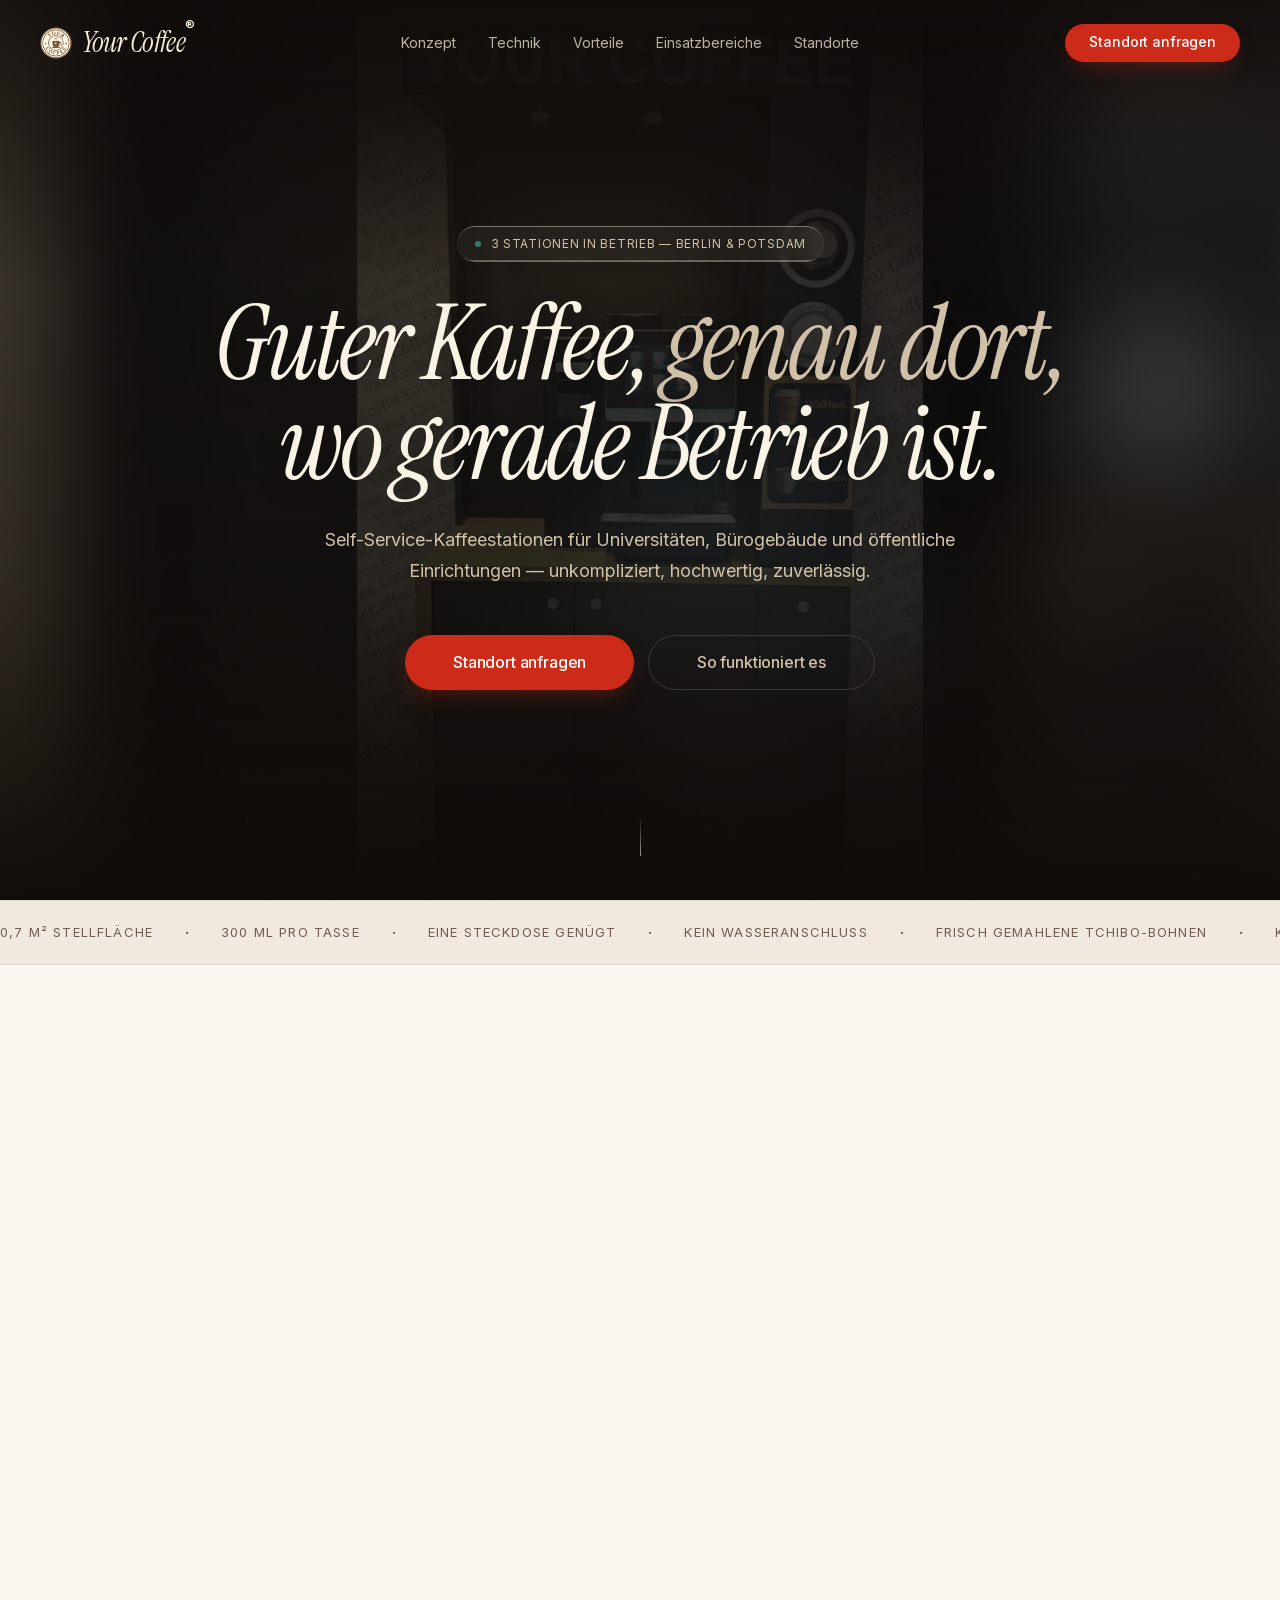
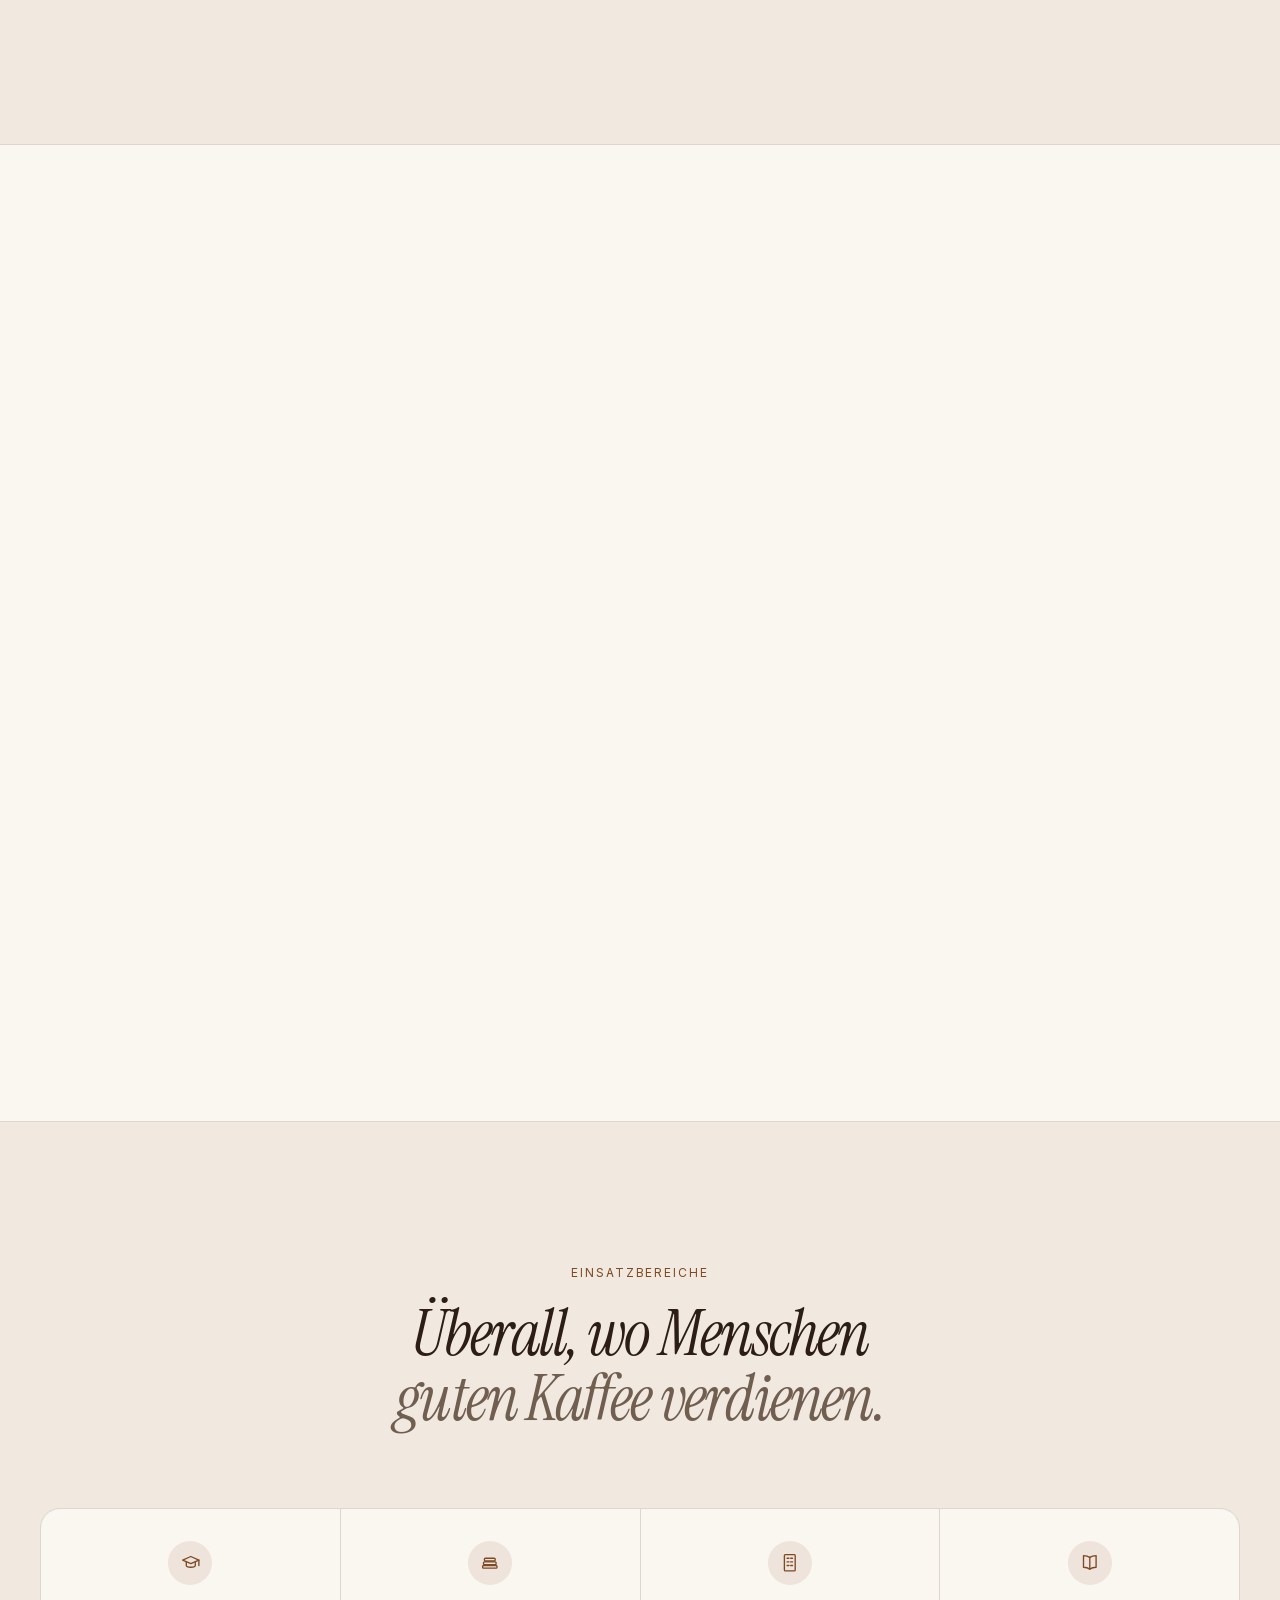
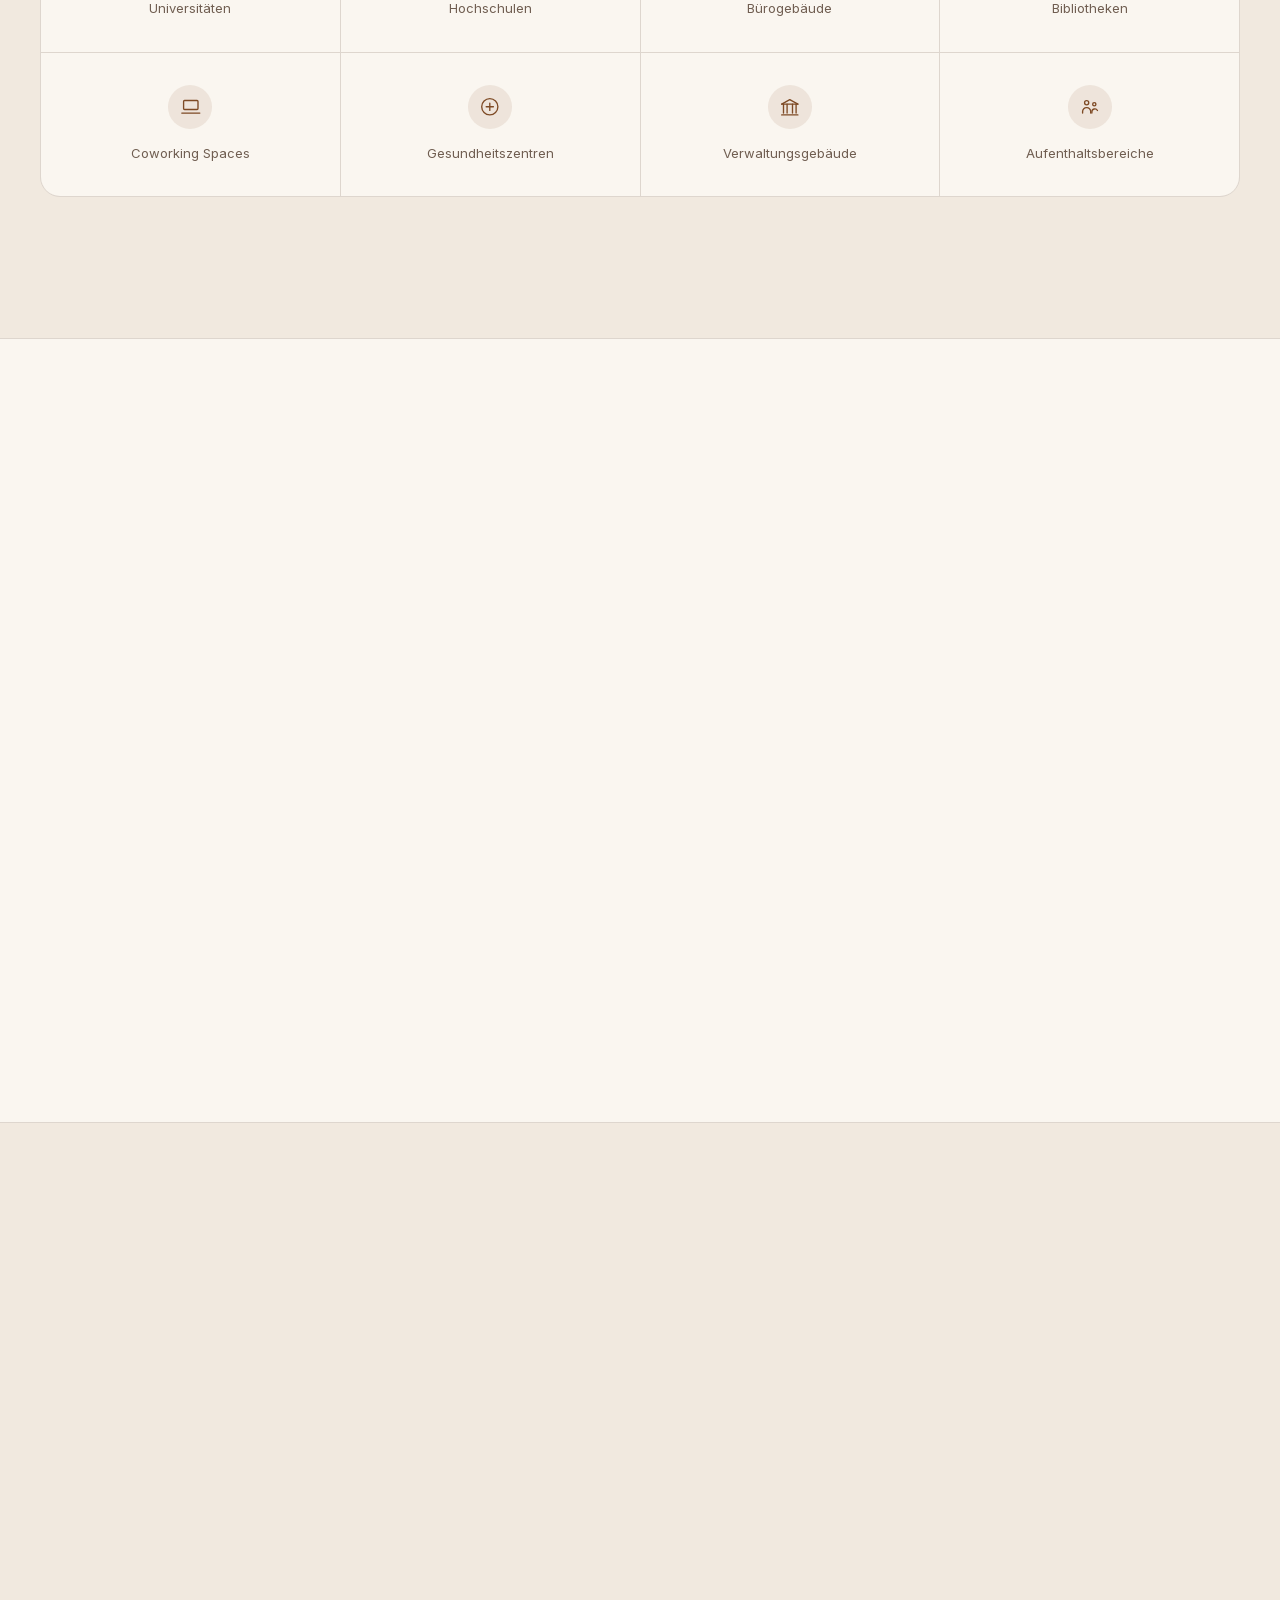
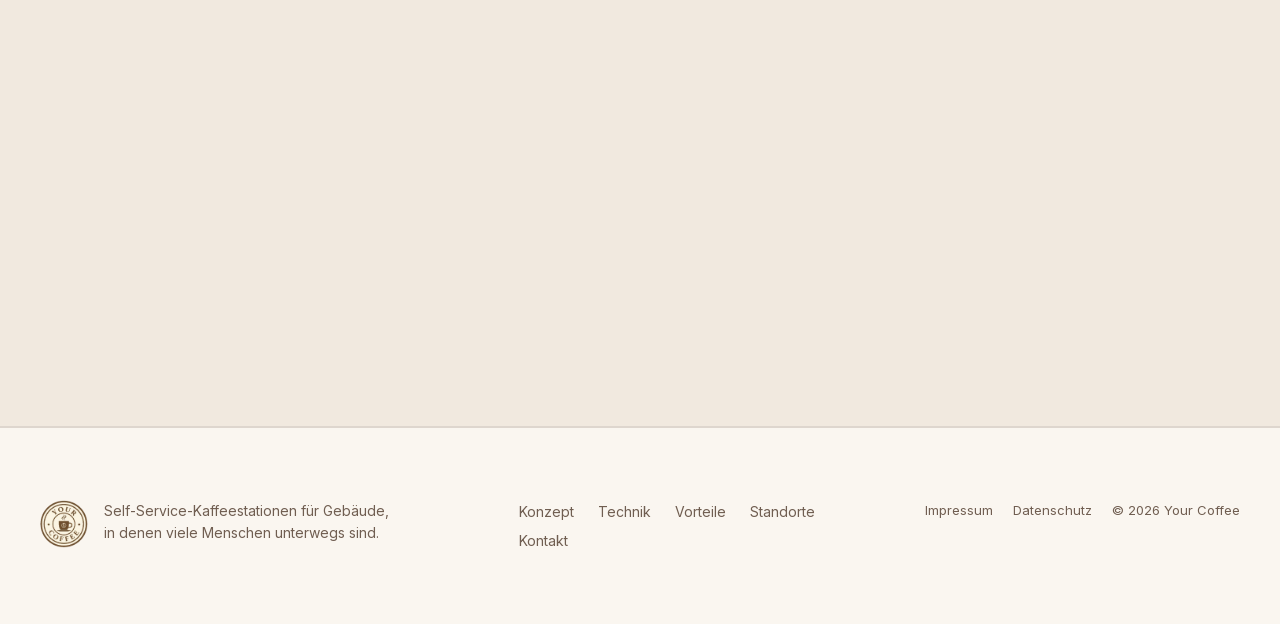
<file: index.html>
<!doctype html>
<html lang="de">
<head>
<meta charset="utf-8">
<meta name="viewport" content="width=device-width, initial-scale=1, viewport-fit=cover">
<title>Your Coffee – Self-Service Kaffeestationen für Universitäten, Büros & öffentliche Gebäude</title>
<meta name="description" content="Your Coffee stellt vollausgestattete Self-Service-Kaffeestationen in Universitäten, Bürogebäude und öffentliche Einrichtungen in Berlin und Potsdam. Frisch gemahlene Bohnen, 300 ml pro Tasse, 0,7 m² Stellfläche – Betrieb, Service und Wartung komplett durch uns.">
<meta name="theme-color" content="#140E0A">
<link rel="icon" href="assets/img/favicon.png" type="image/png">
<link rel="apple-touch-icon" href="assets/img/apple-touch-icon.png">
<link rel="canonical" href="https://www.yourcoffee24.de/">

<meta property="og:type" content="website">
<meta property="og:locale" content="de_DE">
<meta property="og:title" content="Your Coffee – Kaffeestationen, die niemand betreiben muss">
<meta property="og:description" content="Café-Qualität auf 0,7 m². Eine Steckdose genügt, kein Wasseranschluss, kein Aufwand für den Standort.">
<meta property="og:image" content="assets/img/station.jpg">

<link rel="preload" href="assets/fonts/instrument-serif-latin.woff2" as="font" type="font/woff2" crossorigin>
<link rel="preload" href="assets/fonts/inter-latin.woff2" as="font" type="font/woff2" crossorigin>
<link rel="stylesheet" href="assets/css/style.css">
<noscript><style>.reveal{opacity:1 !important;transform:none !important}.device__hint,.hint{display:none}</style></noscript>

<script type="application/ld+json">
{
  "@context": "https://schema.org",
  "@type": "LocalBusiness",
  "name": "Your Coffee",
  "description": "Self-Service-Kaffeestationen für Universitäten, Bürogebäude und öffentliche Einrichtungen.",
  "email": "info@yourcoffee24.de",
  "telephone": "+493050945576",
  "areaServed": "Berlin, Potsdam und Umgebung",
  "url": "https://www.yourcoffee24.de/"
}
</script>
</head>
<body>

<a class="skip-link" href="#konzept">Zum Inhalt springen</a>

<!-- ══════════════════════════ NAV ══════════════════════════ -->
<header class="nav" id="nav">
  <div class="nav__inner">
    <a class="brand" href="#top" aria-label="Your Coffee – Startseite">
      <img class="brand__mark" src="assets/img/logo.png" alt="" width="229" height="229" decoding="async">
      <span class="brand__word">Your Coffee<sup>®</sup></span>
    </a>

    <nav class="nav__links" aria-label="Hauptnavigation">
      <a href="#konzept">Konzept</a>
      <a href="#technik">Technik</a>
      <a href="#vorteile">Vorteile</a>
      <a href="#einsatzbereiche">Einsatzbereiche</a>
      <a href="#standorte">Standorte</a>
    </nav>

    <a class="btn btn--solid nav__cta" href="#kontakt">Standort anfragen</a>

    <button class="nav__burger" type="button" aria-expanded="false" aria-controls="mobile-menu" aria-label="Menü öffnen">
      <span></span><span></span>
    </button>
  </div>
  <div class="nav__progress" aria-hidden="true"><i></i></div>
</header>

<div class="mobile-menu" id="mobile-menu" hidden>
  <nav aria-label="Mobile Navigation">
    <a href="#konzept">Konzept</a>
    <a href="#technik">Technik</a>
    <a href="#vorteile">Vorteile</a>
    <a href="#einsatzbereiche">Einsatzbereiche</a>
    <a href="#standorte">Standorte</a>
    <a href="#kontakt">Kontakt</a>
  </nav>
  <a class="btn btn--solid" href="#kontakt">Standort anfragen</a>
</div>

<!-- ══════════════════════════ HERO ══════════════════════════ -->
<main id="top">
<section class="hero">

  <div class="hero__media" aria-hidden="true">
    <!-- Eigenes Video? Pfad in assets/js/main.js bei HERO_VIDEO eintragen. -->
    <video class="hero__video" autoplay loop muted playsinline preload="none" hidden></video>

    <div class="hero__ambient"></div>
    <div class="hero__subject"></div>

    <div class="hero__steam">
      <span style="--x:0%;   --d:0s;    --s:1"></span>
      <span style="--x:-14%; --d:-3.5s; --s:.8"></span>
      <span style="--x:12%;  --d:-7s;   --s:1.15"></span>
      <span style="--x:-6%;  --d:-10.5s;--s:.9"></span>
      <span style="--x:20%;  --d:-14s;  --s:1.05"></span>
    </div>

    <div class="hero__scrim"></div>
    <div class="hero__grain"></div>
  </div>

  <div class="hero__content">
    <p class="hero__status glass rise" data-delay="0">
      <span class="dot"></span>3 Stationen in Betrieb — Berlin &amp; Potsdam
    </p>

    <h1 class="hero__title rise" data-delay="1">
      Guter Kaffee, <em>genau dort,</em><br>wo gerade Betrieb ist.
    </h1>

    <p class="hero__sub rise" data-delay="2">
      Self-Service-Kaffeestationen für Universitäten, Bürogebäude und öffentliche
      Einrichtungen — unkompliziert, hochwertig, zuverlässig.
    </p>

    <div class="hero__actions rise" data-delay="3">
      <a class="btn btn--solid btn--lg" href="#kontakt">Standort anfragen</a>
      <a class="btn btn--ghost btn--lg" href="#konzept">So funktioniert es</a>
    </div>
  </div>

  <a class="hero__scroll rise" data-delay="4" href="#konzept" aria-label="Weiter zum Konzept">
    <span class="hero__scroll-line"></span>
  </a>
</section>

<!-- ══════════════════════════ FAKTEN-BAND ══════════════════════════ -->
<section class="ticker" aria-label="Eckdaten">
  <div class="ticker__track">
    <div class="ticker__set">
      <span>0,7 m² Stellfläche</span><i>·</i>
      <span>300 ml pro Tasse</span><i>·</i>
      <span>Eine Steckdose genügt</span><i>·</i>
      <span>Kein Wasseranschluss</span><i>·</i>
      <span>Frisch gemahlene Tchibo-Bohnen</span><i>·</i>
      <span>Kontaktlos bezahlen</span><i>·</i>
      <span>Täglicher Service</span><i>·</i>
      <span>0 € für den Standort</span><i>·</i>
    </div>
    <div class="ticker__set" aria-hidden="true">
      <span>0,7 m² Stellfläche</span><i>·</i>
      <span>300 ml pro Tasse</span><i>·</i>
      <span>Eine Steckdose genügt</span><i>·</i>
      <span>Kein Wasseranschluss</span><i>·</i>
      <span>Frisch gemahlene Tchibo-Bohnen</span><i>·</i>
      <span>Kontaktlos bezahlen</span><i>·</i>
      <span>Täglicher Service</span><i>·</i>
      <span>0 € für den Standort</span><i>·</i>
    </div>
  </div>
</section>

<!-- ══════════════════════════ KONZEPT ══════════════════════════ -->
<section class="section" id="konzept">
  <div class="wrap konzept">

    <div class="konzept__text">
      <p class="eyebrow reveal">Das Konzept</p>
      <h2 class="display reveal">Eine Kaffeestation, die <em>niemand betreiben muss.</em></h2>
      <p class="lead reveal">
        Kompakte Self-Service-Station mit Café-Qualität — für Gebäude mit hohem
        Publikumsverkehr. Der Standort stellt nur die Fläche, den Rest übernehmen wir.
      </p>

      <dl class="figures reveal">
        <div><dt data-count="0.7" data-decimals="1">0,7</dt><dd>m² Stellfläche</dd></div>
        <div><dt data-count="300">300</dt><dd>ml pro Tasse</dd></div>
        <div><dt data-count="8">8</dt><dd>Getränke</dd></div>
      </dl>

      <ul class="pillars reveal">
        <li><strong>Unkompliziert</strong> <span>Kein Personal, keine Wartezeit.</span></li>
        <li><strong>Hochwertig</strong> <span>Frisch gemahlen, bestes Aroma.</span></li>
        <li><strong>Zuverlässig</strong> <span>Wartung & Nachfüllung durch uns.</span></li>
        <li><strong>Skalierbar</strong> <span>Wächst von einem auf viele Standorte.</span></li>
      </ul>

      <p class="hint reveal">Tippen für Details</p>
    </div>

    <figure class="station reveal">
      <div class="station__frame">
        <img src="assets/img/station.jpg" alt="Self-Service-Kaffeestation von Your Coffee: schwarzer Korpus mit Eichenplatte, beleuchtetem Schriftzug, Kaffeevollautomat, Becherspender und Bezahlterminal." width="601" height="1033" loading="lazy" decoding="async">

        <button class="hot" style="--x:48%;--y:9%"  data-title="Beleuchteter Schriftzug" data-text="Die Station ist von Weitem sichtbar und hell ausgeleuchtet — auch in langen Fluren und dunklen Foyers."></button>
        <button class="hot" style="--x:81%;--y:29%" data-title="Becherspender" data-text="Becher, Deckel und Rührstäbchen direkt an der Station. Nachgefüllt bei jedem Servicebesuch."></button>
        <button class="hot" style="--x:81%;--y:38%" data-title="Becherspender" data-text="Becher, Deckel und Rührstäbchen direkt an der Station. Nachgefüllt bei jedem Servicebesuch."></button>
        <button class="hot" style="--x:55%;--y:40%" data-title="Touchdisplay" data-text="Acht Getränke, drei Schritte: wählen, zahlen, genießen. Ohne Erklärung, ohne Personal."></button>
        <button class="hot" style="--x:38%;--y:46%" data-title="Bezahlterminal" data-text="Kontaktlos mit Karte, Smartphone oder Smartwatch. Kein Bargeld, keine Kasse, keine Abrechnung für Sie."></button>
        <button class="hot" style="--x:79%;--y:49%" data-title="Wählen · Zahlen · Genießen" data-text="Die Bedienung steht am Gerät. Neue Nutzer brauchen keine Einweisung."></button>
        <button class="hot" style="--x:25%;--y:58%" data-title="Eichenablage mit Abwurf" data-text="Abstellfläche zum Umrühren, Restebecher-Öffnung integriert. Der Unterschrank ist abschließbar."></button>

        <div class="hot__card" hidden>
          <strong></strong>
          <p></p>
          <button class="hot__close" type="button" aria-label="Schließen">×</button>
        </div>
      </div>
    </figure>

  </div>
</section>

<!-- ══════════════════════════ TECHNIK / DISPLAY ══════════════════════════ -->
<section class="section section--alt" id="technik">
  <div class="wrap">
    <header class="section__head">
      <p class="eyebrow reveal">Die Maschine</p>
      <h2 class="display reveal">Technik, <em>hinter einer Scheibe Glas.</em></h2>
      <p class="lead lead--center reveal">
        Professionelle Vollautomaten von Tchibo® und Jetinno® — unter 1 m² Stellfläche,
        Barista-Niveau auf Knopfdruck.
      </p>
    </header>

    <div class="technik">

      <div class="technik__left reveal">
        <img class="technik__machine" src="assets/img/machine.png" alt="Professioneller Kaffeevollautomat mit Touchdisplay und zwei Bohnenbehältern." width="440" height="440" loading="lazy" decoding="async">
        <dl class="specs">
          <div><dt>Bohnen</dt><dd>Frisch gemahlen</dd></div>
          <div><dt>Ausgabe</dt><dd>In Sekunden</dd></div>
          <div><dt>Bedienung</dt><dd>Touchdisplay</dd></div>
          <div><dt>Stellfläche</dt><dd>Unter 1 m²</dd></div>
          <div><dt>Qualität</dt><dd>Barista-Niveau</dd></div>
          <div><dt>System</dt><dd>Wartungsarm</dd></div>
        </dl>
      </div>

      <!-- ── Signature: bedienbares Display ── -->
      <div class="technik__right reveal">
        <div class="device" id="device">
          <div class="device__bezel">
            <div class="screen" id="screen">

              <!-- Schritt 1 -->
              <div class="screen__view is-active" data-view="select">
                <div class="screen__bar"><span class="screen__brand">YOUR COFFEE</span><span class="screen__state">Bereit</span></div>
                <p class="screen__ask">Bitte wählen</p>
                <div class="drinks">
                  <button class="drink" data-name="Espresso"            data-ml="40"  data-sec="19" data-layers="espresso:70,crema:30">Espresso</button>
                  <button class="drink" data-name="Café Crème"          data-ml="300" data-sec="28" data-layers="espresso:20,wasser:62,crema:18">Café Crème</button>
                  <button class="drink" data-name="Cappuccino"          data-ml="250" data-sec="31" data-layers="espresso:34,milch:34,schaum:32">Cappuccino</button>
                  <button class="drink" data-name="Latte Macchiato"     data-ml="300" data-sec="34" data-layers="milch:46,espresso:28,schaum:26">Latte Macchiato</button>
                  <button class="drink" data-name="Milchkaffee"         data-ml="300" data-sec="30" data-layers="espresso:38,milch:52,schaum:10">Milchkaffee</button>
                  <button class="drink" data-name="Espresso Macchiato"  data-ml="70"  data-sec="22" data-layers="espresso:62,schaum:38">Espresso Macchiato</button>
                  <button class="drink" data-name="Heiße Schokolade"    data-ml="300" data-sec="26" data-layers="schoko:82,schaum:18">Heiße Schokolade</button>
                  <button class="drink" data-name="Heißwasser"          data-ml="300" data-sec="14" data-layers="wasser:100">Heißwasser</button>
                </div>
              </div>

              <!-- Schritt 2 -->
              <div class="screen__view" data-view="pay">
                <div class="screen__bar"><span class="screen__brand">YOUR COFFEE</span><span class="screen__state">Zahlung</span></div>
                <div class="pay">
                  <div class="pay__wave"><i></i><i></i><i></i></div>
                  <p class="pay__title">Karte oder Handy auflegen</p>
                  <p class="pay__note" data-slot="drink">—</p>
                </div>
              </div>

              <!-- Schritt 3 -->
              <div class="screen__view" data-view="brew">
                <div class="screen__bar"><span class="screen__brand">YOUR COFFEE</span><span class="screen__state" data-slot="phase">Bohnen mahlen</span></div>
                <div class="brew">
                  <svg class="cup" viewBox="0 0 120 132" role="img" aria-label="Becher füllt sich">
                    <defs>
                      <clipPath id="cupClip"><path d="M24 30 h72 l-8 78 a14 14 0 0 1 -14 12 h-28 a14 14 0 0 1 -14 -12 z"/></clipPath>
                    </defs>
                    <g clip-path="url(#cupClip)">
                      <rect class="cup__bg" x="0" y="0" width="120" height="132"/>
                      <g class="cup__fill"></g>
                    </g>
                    <path class="cup__wall" d="M24 30 h72 l-8 78 a14 14 0 0 1 -14 12 h-28 a14 14 0 0 1 -14 -12 z"/>
                    <path class="cup__lip" d="M20 30 h80"/>
                  </svg>
                  <div class="brew__meta">
                    <p class="brew__ml"><span data-slot="ml">0</span><small>ml</small></p>
                    <p class="brew__name" data-slot="drink2">—</p>
                    <div class="brew__bar"><i data-slot="bar"></i></div>
                  </div>
                </div>
              </div>

              <!-- Schritt 4 -->
              <div class="screen__view" data-view="done">
                <div class="screen__bar"><span class="screen__brand">YOUR COFFEE</span><span class="screen__state">Fertig</span></div>
                <div class="done">
                  <svg class="done__check" viewBox="0 0 48 48" aria-hidden="true"><path d="M12 25 l9 9 l16 -20"/></svg>
                  <p class="done__title">Guten Genuss.</p>
                  <p class="done__note">Becher bitte entnehmen</p>
                </div>
              </div>

            </div>
          </div>

          <div class="device__steps" aria-hidden="true">
            <span data-step="select">Wählen</span>
            <span data-step="pay">Zahlen</span>
            <span data-step="brew">Genießen</span>
          </div>
        </div>

        <p class="device__hint">Probieren Sie es aus.</p>
      </div>

    </div>
  </div>
</section>

<!-- ══════════════════════════ VORTEILE / LEDGER ══════════════════════════ -->
<section class="section" id="vorteile">
  <div class="wrap">
    <header class="section__head">
      <p class="eyebrow reveal">Aufwandsverteilung</p>
      <h2 class="display reveal">Sie stellen zwei Dinge. <em>Alles andere kommt von uns.</em></h2>
    </header>

    <div class="ledger">
      <div class="ledger__col ledger__col--yours reveal">
        <p class="ledger__head"><span>Ihr Beitrag</span><b>2</b></p>
        <ul class="ledger__list">
          <li><strong>Eine Standard-Steckdose</strong><span>Kein Starkstrom, keine Elektroarbeiten.</span></li>
          <li><strong>Ca. 0,7 m² Fläche</strong><span>Foyer, Flur oder Aufenthaltsbereich.</span></li>
        </ul>
      </div>

      <div class="ledger__col ledger__col--ours reveal">
        <p class="ledger__head"><span>Unser Beitrag</span><b>6</b></p>
        <ul class="ledger__list">
          <li><strong>Maschine, Aufbau &amp; Wartung</strong><span>Von Anlieferung bis Reparatur.</span></li>
          <li><strong>Frisch gemahlene Bohnen</strong><span>Gleichbleibender Geschmack.</span></li>
          <li><strong>Becher, Milch, Zucker</strong><span>Immer aufgefüllt.</span></li>
          <li><strong>Wasserversorgung</strong><span>Tank statt Festanschluss.</span></li>
          <li><strong>Bezahlsystem</strong><span>Kontaktlos, inklusive Abrechnung.</span></li>
          <li><strong>Tägliche Reinigung</strong><span>Durch unser Personal.</span></li>
        </ul>
      </div>
    </div>

    <p class="ledger__note reveal">Keine Investition, keine Abrechnung, keine Personalbindung.</p>
  </div>
</section>

<!-- ══════════════════════════ EINSATZBEREICHE ══════════════════════════ -->
<section class="section section--alt" id="einsatzbereiche">
  <div class="wrap">
    <header class="section__head">
      <p class="eyebrow reveal">Einsatzbereiche</p>
      <h2 class="display reveal">Überall, wo Menschen <em>guten Kaffee verdienen.</em></h2>
    </header>

    <ul class="usecases" aria-label="Geeignete Standorttypen">
      <li class="reveal">
        <span class="usecases__icon" aria-hidden="true"><svg viewBox="0 0 24 24"><path d="M3 9 12 5l9 4-9 4-9-4Z"/><path d="M7 11v4c0 1.1 2.24 2 5 2s5-.9 5-2v-4"/><path d="M21 9v6"/></svg></span>
        <span>Universitäten</span>
      </li>
      <li class="reveal">
        <span class="usecases__icon" aria-hidden="true"><svg viewBox="0 0 24 24"><rect x="4" y="15" width="16" height="3" rx="1"/><rect x="5" y="11" width="14" height="3" rx="1"/><rect x="6" y="7" width="12" height="3" rx="1"/></svg></span>
        <span>Hochschulen</span>
      </li>
      <li class="reveal">
        <span class="usecases__icon" aria-hidden="true"><svg viewBox="0 0 24 24"><rect x="6" y="3" width="12" height="18" rx="1"/><path d="M9 7h2M13 7h2M9 11h2M13 11h2M9 15h2M13 15h2"/></svg></span>
        <span>Bürogebäude</span>
      </li>
      <li class="reveal">
        <span class="usecases__icon" aria-hidden="true"><svg viewBox="0 0 24 24"><path d="M12 6c-1.8-1.3-4.2-2-7-2v13c2.8 0 5.2.7 7 2 1.8-1.3 4.2-2 7-2V4c-2.8 0-5.2.7-7 2Z"/><path d="M12 6v13"/></svg></span>
        <span>Bibliotheken</span>
      </li>
      <li class="reveal">
        <span class="usecases__icon" aria-hidden="true"><svg viewBox="0 0 24 24"><rect x="4" y="5" width="16" height="10" rx="1"/><path d="M2 19h20"/></svg></span>
        <span>Coworking Spaces</span>
      </li>
      <li class="reveal">
        <span class="usecases__icon" aria-hidden="true"><svg viewBox="0 0 24 24"><circle cx="12" cy="12" r="9"/><path d="M12 8v8M8 12h8"/></svg></span>
        <span>Gesundheitszentren</span>
      </li>
      <li class="reveal">
        <span class="usecases__icon" aria-hidden="true"><svg viewBox="0 0 24 24"><path d="M3 9 12 4l9 5"/><path d="M5 9v10M9 9v10M15 9v10M19 9v10"/><path d="M3 21h18"/><path d="M3 9h18"/></svg></span>
        <span>Verwaltungsgebäude</span>
      </li>
      <li class="reveal">
        <span class="usecases__icon" aria-hidden="true"><svg viewBox="0 0 24 24"><circle cx="8.5" cy="7.5" r="2.3"/><path d="M4 19v-1.8a4.2 4.2 0 0 1 4.5-4.2 4.2 4.2 0 0 1 4.5 4.2V19"/><circle cx="17" cy="9.2" r="1.8"/><path d="M14.3 19v-1.3a3.3 3.3 0 0 1 6.2-1.6"/></svg></span>
        <span>Aufenthaltsbereiche</span>
      </li>
    </ul>
  </div>
</section>

<!-- ══════════════════════════ STANDORTE ══════════════════════════ -->
<section class="section" id="standorte">
  <div class="wrap">
    <header class="section__head">
      <p class="eyebrow reveal">Standorte</p>
      <h2 class="display reveal">Wo Sie uns <em>schon finden.</em></h2>
      <p class="lead lead--center reveal">Drei Stationen in Betrieb — weitere in Planung.</p>
    </header>

    <div class="places">
      <a class="place reveal" href="https://www.google.com/maps?um=1&amp;ie=UTF-8&amp;fb=1&amp;gl=de&amp;sa=X&amp;geocode=KXtbjNXI9ahHMZSoHo6DMcJf&amp;daddr=Haus+19,+Am+Neuen+Palais+Haus+19,+14469+Potsdam" target="_blank" rel="noopener">
        <span class="place__live"><i></i>in Betrieb</span>
        <h3>Universität Potsdam<small>Haus 19</small></h3>
        <p>Am Neuen Palais 10<br>14469 Potsdam</p>
        <span class="place__link">Auf der Karte ansehen</span>
      </a>

      <a class="place reveal" href="https://www.google.com/maps/search/?api=1&amp;query=Whitecliffe+University+of+Applied+Sciences%2C+Salzufer+6%2C+10587+Berlin" target="_blank" rel="noopener">
        <span class="place__live"><i></i>in Betrieb</span>
        <h3>Whitecliffe University<small>of Applied Sciences</small></h3>
        <p>Salzufer 6<br>10587 Berlin</p>
        <span class="place__link">Auf der Karte ansehen</span>
      </a>

      <a class="place reveal" href="https://www.google.com/maps/search/?api=1&amp;query=ESCP+Business+School+Berlin%2C+Heubnerweg+8-10%2C+14059+Berlin" target="_blank" rel="noopener">
        <span class="place__live"><i></i>in Betrieb</span>
        <h3>ESCP Business School<small>Berlin-Charlottenburg</small></h3>
        <p>Heubnerweg 8–10<br>14059 Berlin</p>
        <span class="place__link">Auf der Karte ansehen</span>
      </a>

      <a class="place place--ghost reveal" href="#kontakt">
        <span class="place__live place__live--soon"><i></i>frei</span>
        <h3>Ihr Gebäude<small>Berlin &amp; Brandenburg</small></h3>
        <p>Wir prüfen jede Fläche kostenlos — Universität, Büro oder Verwaltung.</p>
        <span class="place__link">Standort anfragen</span>
      </a>
    </div>
  </div>
</section>

<!-- ══════════════════════════ KONTAKT ══════════════════════════ -->
<section class="section section--alt" id="kontakt">
  <div class="wrap kontakt">

    <div class="kontakt__intro reveal">
      <p class="eyebrow">Kontakt</p>
      <h2 class="display">Erzählen Sie uns <em>von Ihrem Gebäude.</em></h2>
      <p class="body">Antwort innerhalb eines Werktags. Kein Vertrag, keine Verpflichtung.</p>

      <ul class="direct">
        <li><span>E-Mail</span><a href="mailto:info@yourcoffee24.de">info@yourcoffee24.de</a></li>
        <li><span>Telefon</span><a href="tel:+493050945576">+49 30 50945576</a></li>
        <li><span>Instagram</span><a href="https://www.instagram.com/yourcoffee_haus19/" target="_blank" rel="noopener">@yourcoffee_haus19</a></li>
      </ul>
    </div>

    <form class="form reveal" id="anfrage" novalidate>
      <div class="field">
        <input id="f-name" name="name" type="text" required placeholder=" " autocomplete="name">
        <label for="f-name">Ihr Name</label>
      </div>
      <div class="field">
        <input id="f-org" name="org" type="text" required placeholder=" " autocomplete="organization">
        <label for="f-org">Einrichtung oder Unternehmen</label>
      </div>
      <div class="field">
        <input id="f-mail" name="mail" type="email" required placeholder=" " autocomplete="email">
        <label for="f-mail">E-Mail</label>
      </div>
      <div class="field">
        <input id="f-tel" name="tel" type="tel" placeholder=" " autocomplete="tel">
        <label for="f-tel">Telefon <i>optional</i></label>
      </div>
      <div class="field field--wide">
        <input id="f-adresse" name="adresse" type="text" required placeholder=" " autocomplete="street-address">
        <label for="f-adresse">Adresse des Standorts</label>
      </div>
      <div class="field field--wide field--select">
        <select id="f-freq" name="freq" required>
          <option value="" selected disabled></option>
          <option>bis 200 Personen täglich</option>
          <option>200 – 800 Personen täglich</option>
          <option>800 – 2.000 Personen täglich</option>
          <option>mehr als 2.000 Personen täglich</option>
          <option>weiß ich nicht genau</option>
        </select>
        <label for="f-freq">Menschen im Gebäude pro Tag</label>
      </div>
      <div class="field field--wide">
        <textarea id="f-msg" name="msg" rows="4" placeholder=" "></textarea>
        <label for="f-msg">Nachricht <i>optional</i></label>
      </div>

      <p class="form__legal">
        Mit dem Absenden wird Ihre Anfrage direkt an uns übermittelt.
        Details in der <a href="datenschutz.html">Datenschutzerklärung</a>.
      </p>

      <button class="btn btn--solid btn--lg form__submit" type="submit">Anfrage senden</button>
      <p class="form__status" role="status" aria-live="polite"></p>
    </form>

  </div>
</section>
</main>

<!-- ══════════════════════════ FOOTER ══════════════════════════ -->
<footer class="footer">
  <div class="wrap footer__inner">
    <div class="footer__brand">
      <img src="assets/img/logo.png" alt="Your Coffee" width="229" height="229" loading="lazy">
      <p>Self-Service-Kaffeestationen für Gebäude,<br>in denen viele Menschen unterwegs sind.</p>
    </div>
    <nav class="footer__nav" aria-label="Footer">
      <a href="#konzept">Konzept</a>
      <a href="#technik">Technik</a>
      <a href="#vorteile">Vorteile</a>
      <a href="#standorte">Standorte</a>
      <a href="#kontakt">Kontakt</a>
    </nav>
    <div class="footer__meta">
      <a href="impressum.html">Impressum</a>
      <a href="datenschutz.html">Datenschutz</a>
      <span>© <span id="year">2026</span> Your Coffee</span>
    </div>
  </div>
</footer>

<script src="assets/js/main.js"></script>
</body>
</html>
</file>
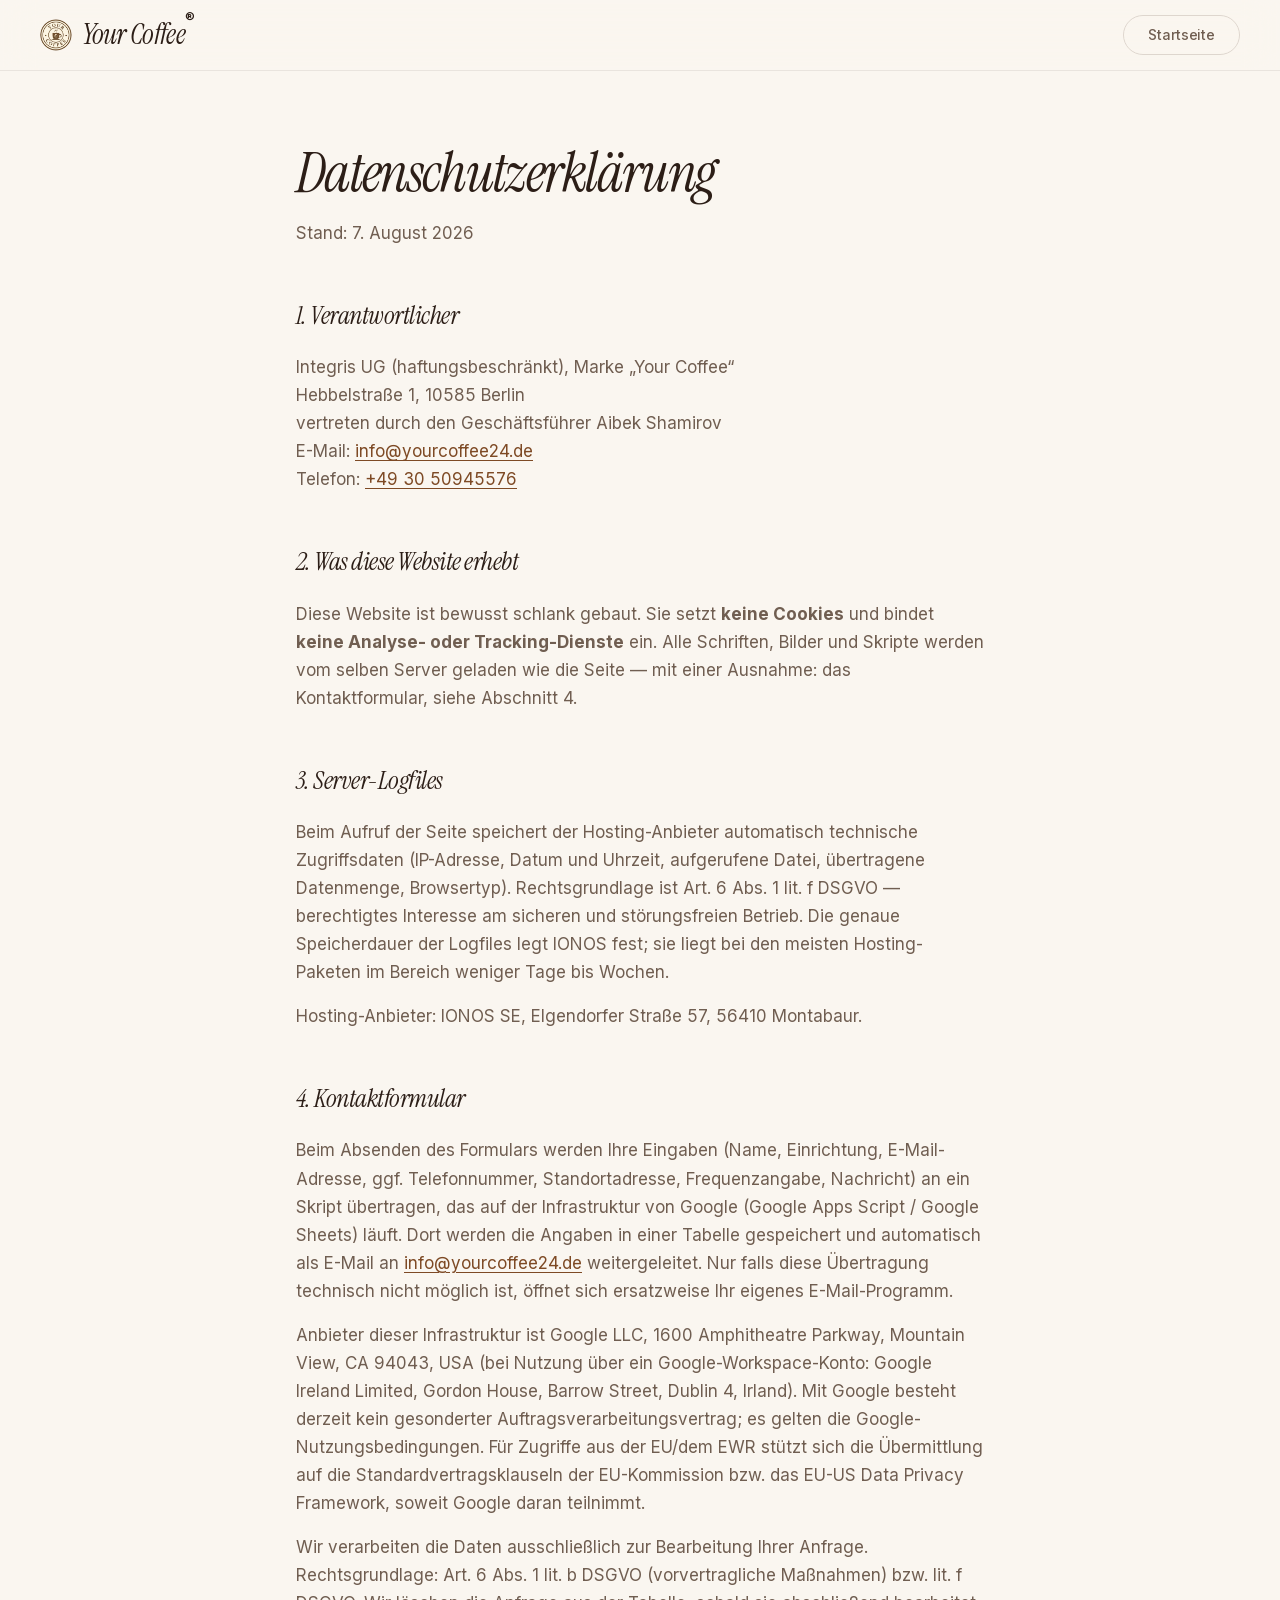
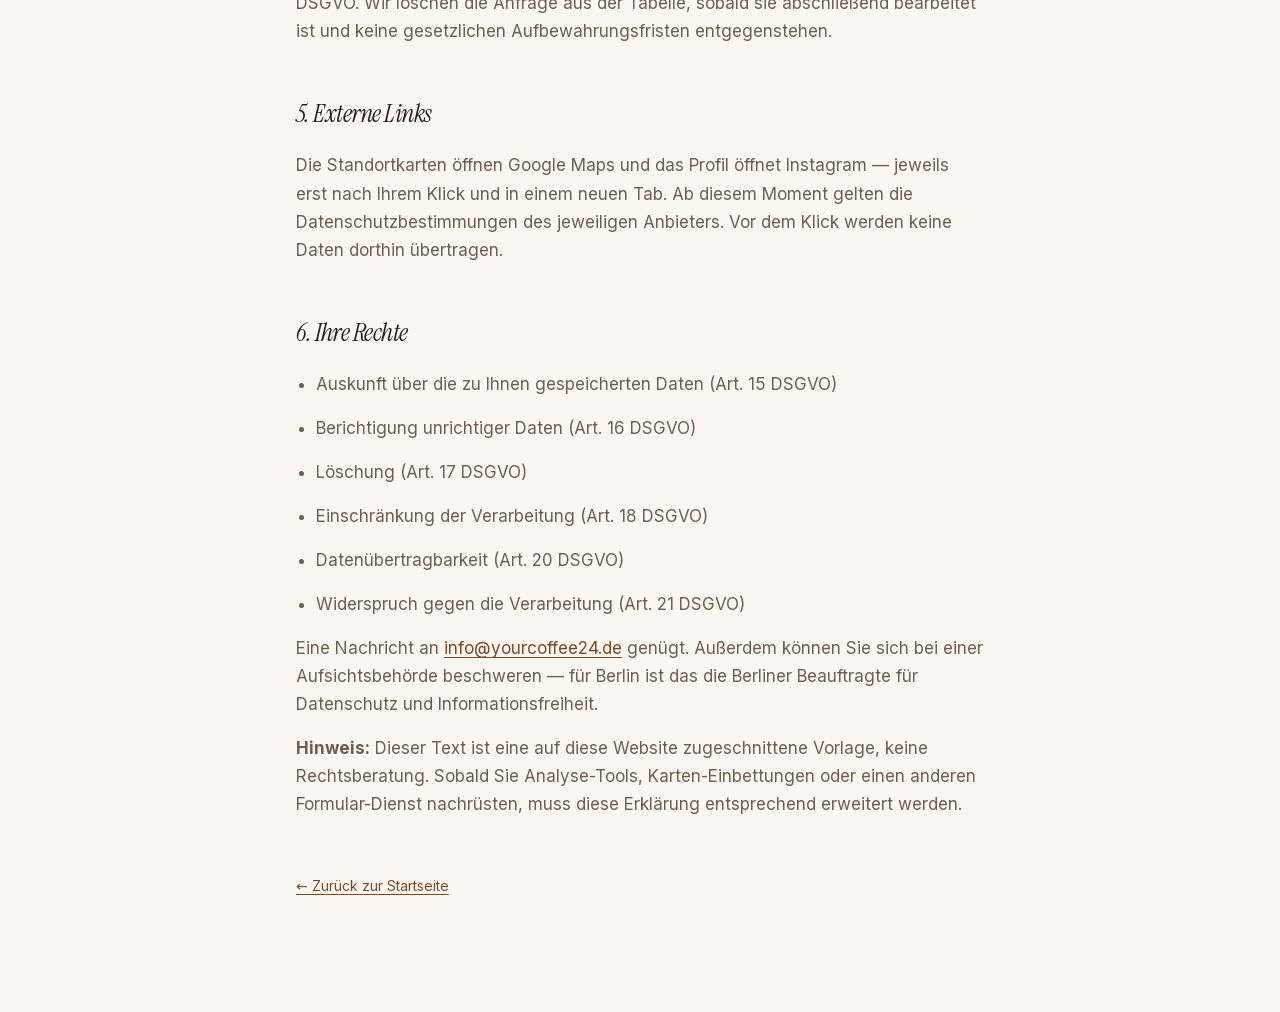
<file: datenschutz.html>
<!doctype html>
<html lang="de">
<head>
<meta charset="utf-8">
<meta name="viewport" content="width=device-width, initial-scale=1">
<title>Datenschutzerklärung – Your Coffee</title>
<meta name="robots" content="noindex">
<link rel="icon" href="assets/img/favicon.png" type="image/png">
<link rel="stylesheet" href="assets/css/style.css">
</head>
<body>

<header class="nav is-stuck">
  <div class="nav__inner">
    <a class="brand" href="index.html">
      <img class="brand__mark" src="assets/img/logo.png" alt="" width="229" height="229">
      <span class="brand__word">Your Coffee<sup>®</sup></span>
    </a>
    <a class="btn btn--ghost" href="index.html">Startseite</a>
  </div>
</header>

<main class="wrap legal">
  <h1>Datenschutzerklärung</h1>
  <p>Stand: 7. August 2026</p>

  <h2>1. Verantwortlicher</h2>
  <p>
    Integris UG (haftungsbeschränkt), Marke „Your Coffee“<br>
    Hebbelstraße 1, 10585 Berlin<br>
    vertreten durch den Geschäftsführer Aibek Shamirov<br>
    E-Mail: <a href="mailto:info@yourcoffee24.de">info@yourcoffee24.de</a><br>
    Telefon: <a href="tel:+493050945576">+49 30 50945576</a>
  </p>

  <h2>2. Was diese Website erhebt</h2>
  <p>
    Diese Website ist bewusst schlank gebaut. Sie setzt <strong>keine Cookies</strong> und
    bindet <strong>keine Analyse- oder Tracking-Dienste</strong> ein. Alle Schriften, Bilder und
    Skripte werden vom selben Server geladen wie die Seite — mit einer Ausnahme: das
    Kontaktformular, siehe Abschnitt 4.
  </p>

  <h2>3. Server-Logfiles</h2>
  <p>
    Beim Aufruf der Seite speichert der Hosting-Anbieter automatisch technische Zugriffsdaten
    (IP-Adresse, Datum und Uhrzeit, aufgerufene Datei, übertragene Datenmenge, Browsertyp).
    Rechtsgrundlage ist Art. 6 Abs. 1 lit. f DSGVO — berechtigtes Interesse am sicheren und
    störungsfreien Betrieb. Die genaue Speicherdauer der Logfiles legt IONOS fest; sie liegt
    bei den meisten Hosting-Paketen im Bereich weniger Tage bis Wochen.
  </p>
  <p>Hosting-Anbieter: IONOS SE, Elgendorfer Straße 57, 56410 Montabaur.</p>

  <h2>4. Kontaktformular</h2>
  <p>
    Beim Absenden des Formulars werden Ihre Eingaben (Name, Einrichtung, E-Mail-Adresse,
    ggf. Telefonnummer, Standortadresse, Frequenzangabe, Nachricht) an ein Skript übertragen,
    das auf der Infrastruktur von Google (Google Apps Script / Google Sheets) läuft. Dort werden
    die Angaben in einer Tabelle gespeichert und automatisch als E-Mail an
    <a href="mailto:info@yourcoffee24.de">info@yourcoffee24.de</a> weitergeleitet. Nur falls diese
    Übertragung technisch nicht möglich ist, öffnet sich ersatzweise Ihr eigenes E-Mail-Programm.
  </p>
  <p>
    Anbieter dieser Infrastruktur ist Google LLC, 1600 Amphitheatre Parkway, Mountain View,
    CA 94043, USA (bei Nutzung über ein Google-Workspace-Konto: Google Ireland Limited,
    Gordon House, Barrow Street, Dublin 4, Irland). Mit Google besteht derzeit kein gesonderter
    Auftragsverarbeitungsvertrag; es gelten die Google-Nutzungsbedingungen. Für Zugriffe aus der
    EU/dem EWR stützt sich die Übermittlung auf die Standardvertragsklauseln der EU-Kommission
    bzw. das EU-US Data Privacy Framework, soweit Google daran teilnimmt.
  </p>
  <p>
    Wir verarbeiten die Daten ausschließlich zur Bearbeitung Ihrer Anfrage. Rechtsgrundlage:
    Art. 6 Abs. 1 lit. b DSGVO (vorvertragliche Maßnahmen) bzw. lit. f DSGVO. Wir löschen die
    Anfrage aus der Tabelle, sobald sie abschließend bearbeitet ist und keine gesetzlichen
    Aufbewahrungsfristen entgegenstehen.
  </p>

  <h2>5. Externe Links</h2>
  <p>
    Die Standortkarten öffnen Google Maps und das Profil öffnet Instagram — jeweils erst nach
    Ihrem Klick und in einem neuen Tab. Ab diesem Moment gelten die Datenschutzbestimmungen des
    jeweiligen Anbieters. Vor dem Klick werden keine Daten dorthin übertragen.
  </p>

  <h2>6. Ihre Rechte</h2>
  <ul>
    <li>Auskunft über die zu Ihnen gespeicherten Daten (Art. 15 DSGVO)</li>
    <li>Berichtigung unrichtiger Daten (Art. 16 DSGVO)</li>
    <li>Löschung (Art. 17 DSGVO)</li>
    <li>Einschränkung der Verarbeitung (Art. 18 DSGVO)</li>
    <li>Datenübertragbarkeit (Art. 20 DSGVO)</li>
    <li>Widerspruch gegen die Verarbeitung (Art. 21 DSGVO)</li>
  </ul>
  <p>
    Eine Nachricht an <a href="mailto:info@yourcoffee24.de">info@yourcoffee24.de</a> genügt.
    Außerdem können Sie sich bei einer Aufsichtsbehörde beschweren — für Berlin ist das die
    Berliner Beauftragte für Datenschutz und Informationsfreiheit.
  </p>

  <p><strong>Hinweis:</strong> Dieser Text ist eine auf diese Website zugeschnittene Vorlage,
  keine Rechtsberatung. Sobald Sie Analyse-Tools, Karten-Einbettungen oder einen anderen
  Formular-Dienst nachrüsten, muss diese Erklärung entsprechend erweitert werden.</p>

  <a class="legal__back" href="index.html">← Zurück zur Startseite</a>
</main>

</body>
</html>
</file>
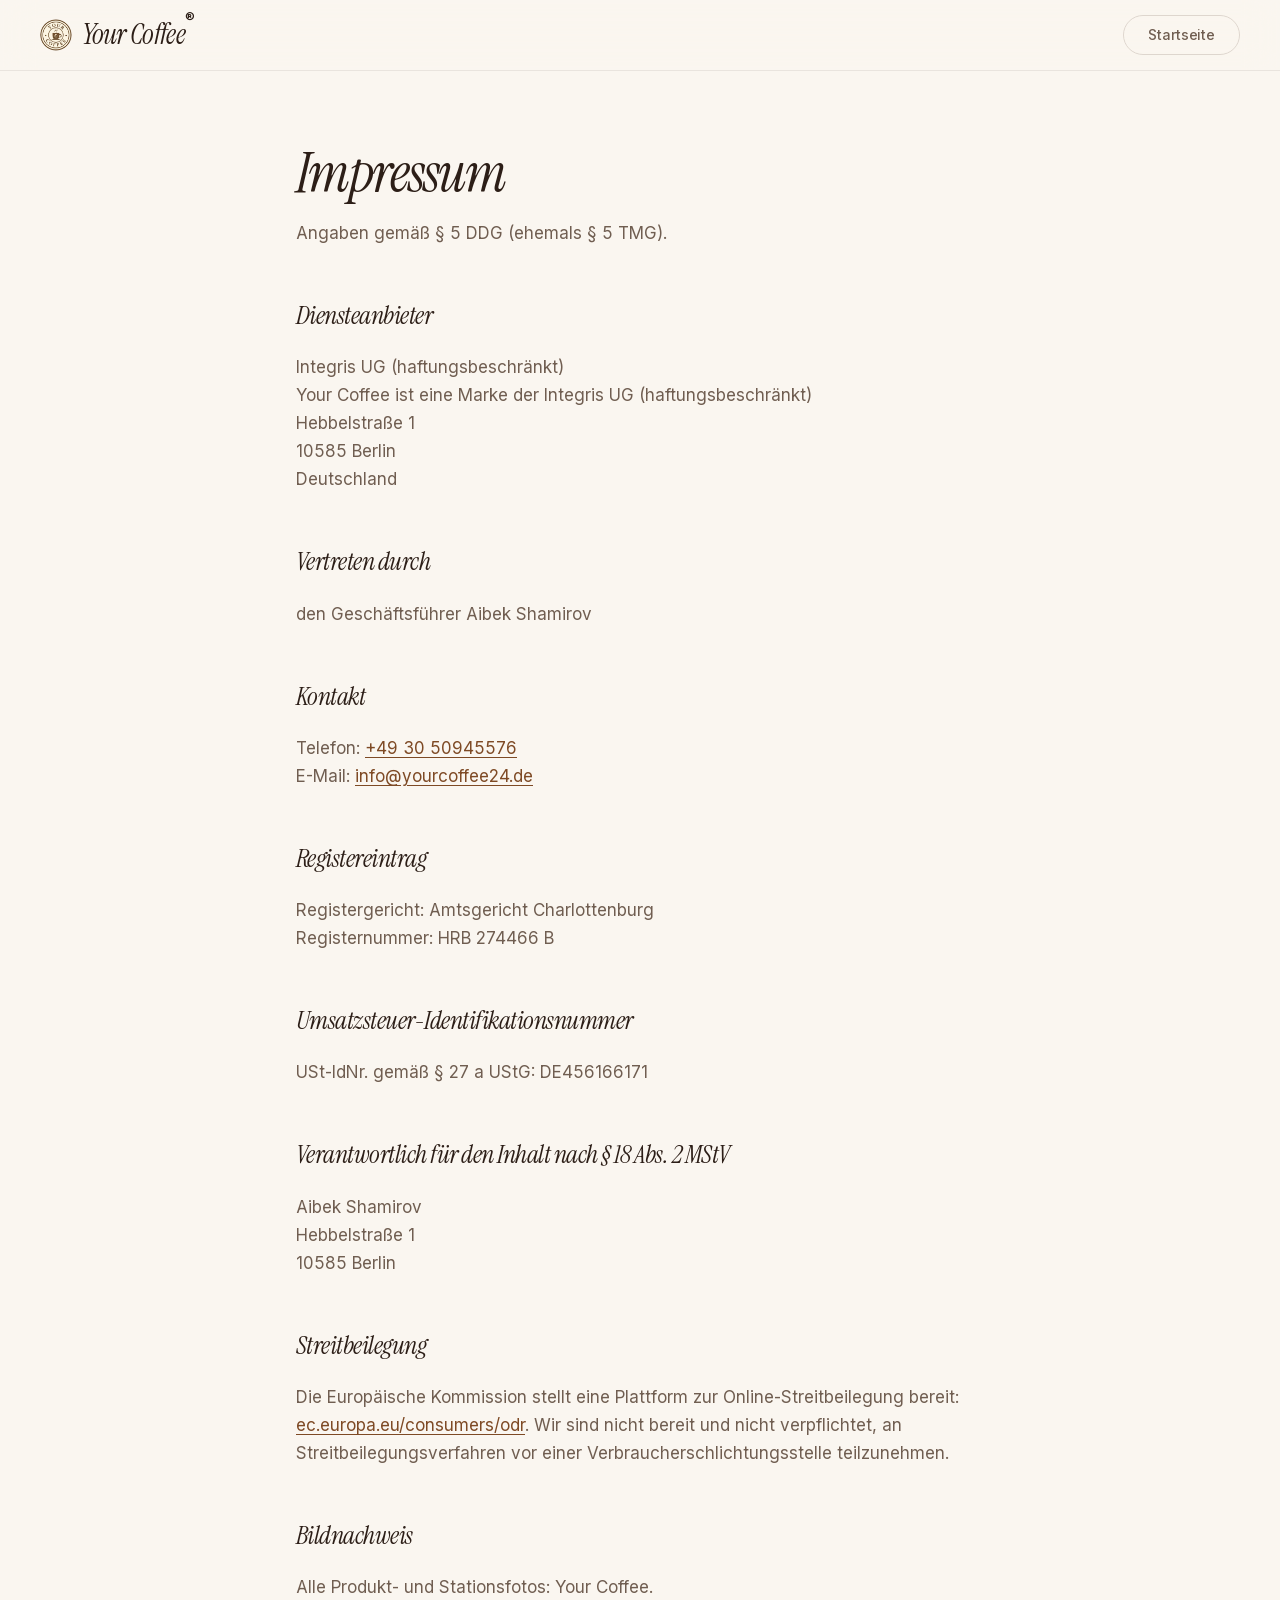
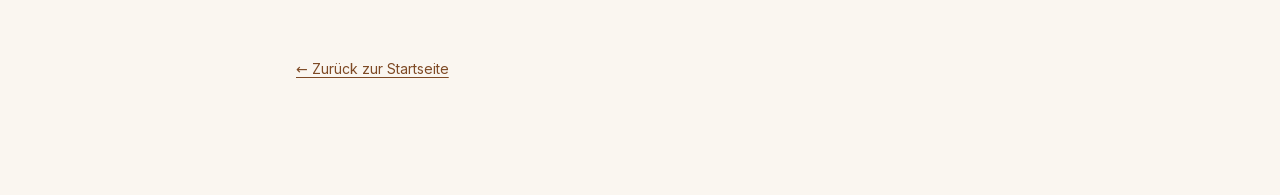
<file: impressum.html>
<!doctype html>
<html lang="de">
<head>
<meta charset="utf-8">
<meta name="viewport" content="width=device-width, initial-scale=1">
<title>Impressum – Your Coffee</title>
<meta name="robots" content="noindex">
<link rel="icon" href="assets/img/favicon.png" type="image/png">
<link rel="stylesheet" href="assets/css/style.css">
</head>
<body>

<header class="nav is-stuck">
  <div class="nav__inner">
    <a class="brand" href="index.html">
      <img class="brand__mark" src="assets/img/logo.png" alt="" width="229" height="229">
      <span class="brand__word">Your Coffee<sup>®</sup></span>
    </a>
    <a class="btn btn--ghost" href="index.html">Startseite</a>
  </div>
</header>

<main class="wrap legal">
  <h1>Impressum</h1>
  <p>Angaben gemäß § 5 DDG (ehemals § 5 TMG).</p>

  <h2>Diensteanbieter</h2>
  <p>
    Integris UG (haftungsbeschränkt)<br>
    Your Coffee ist eine Marke der Integris UG (haftungsbeschränkt)<br>
    Hebbelstraße 1<br>
    10585 Berlin<br>
    Deutschland
  </p>

  <h2>Vertreten durch</h2>
  <p>den Geschäftsführer Aibek Shamirov</p>

  <h2>Kontakt</h2>
  <p>
    Telefon: <a href="tel:+493050945576">+49 30 50945576</a><br>
    E-Mail: <a href="mailto:info@yourcoffee24.de">info@yourcoffee24.de</a>
  </p>

  <h2>Registereintrag</h2>
  <p>
    Registergericht: Amtsgericht Charlottenburg<br>
    Registernummer: HRB 274466 B
  </p>

  <h2>Umsatzsteuer-Identifikationsnummer</h2>
  <p>USt-IdNr. gemäß § 27 a UStG: DE456166171</p>

  <h2>Verantwortlich für den Inhalt nach § 18 Abs. 2 MStV</h2>
  <p>Aibek Shamirov<br>Hebbelstraße 1<br>10585 Berlin</p>

  <h2>Streitbeilegung</h2>
  <p>
    Die Europäische Kommission stellt eine Plattform zur Online-Streitbeilegung bereit:
    <a href="https://ec.europa.eu/consumers/odr/" target="_blank" rel="noopener">ec.europa.eu/consumers/odr</a>.
    Wir sind nicht bereit und nicht verpflichtet, an Streitbeilegungsverfahren vor einer
    Verbraucherschlichtungsstelle teilzunehmen.
  </p>

  <h2>Bildnachweis</h2>
  <p>Alle Produkt- und Stationsfotos: Your Coffee.</p>

  <a class="legal__back" href="index.html">← Zurück zur Startseite</a>
</main>

</body>
</html>
</file>
<file: assets/css/style.css>
/* ============================================================
   YOUR COFFEE — Espresso Dark
   Display: Instrument Serif · Body: Inter
   ============================================================ */

/* ---------- Fonts (self-hosted, funktioniert auch offline) ---------- */
@font-face{font-family:'Instrument Serif';font-style:normal;font-weight:400;font-display:swap;
  src:url(../fonts/instrument-serif-latin.woff2) format('woff2');
  unicode-range:U+0000-00FF,U+0131,U+0152-0153,U+02BB-02BC,U+02C6,U+02DA,U+02DC,U+2000-206F,U+2074,U+20AC,U+2122,U+2191,U+2193,U+2212,U+2215,U+FEFF,U+FFFD;}
@font-face{font-family:'Instrument Serif';font-style:normal;font-weight:400;font-display:swap;
  src:url(../fonts/instrument-serif-latin-ext.woff2) format('woff2');
  unicode-range:U+0100-02BA,U+02BD-02C5,U+02C7-02CC,U+02CE-02D7,U+02DD-02FF,U+0304,U+0308,U+0329,U+1E00-1E9F,U+1EF2-1EFF,U+2020,U+20A0-20AB,U+20AD-20C0,U+2113,U+2C60-2C7F,U+A720-A7FF;}
@font-face{font-family:'Instrument Serif';font-style:italic;font-weight:400;font-display:swap;
  src:url(../fonts/instrument-serif-italic-latin.woff2) format('woff2');}
@font-face{font-family:'Inter';font-style:normal;font-weight:100 900;font-display:swap;
  src:url(../fonts/inter-latin.woff2) format('woff2');
  unicode-range:U+0000-00FF,U+0131,U+0152-0153,U+02BB-02BC,U+02C6,U+02DA,U+02DC,U+2000-206F,U+2074,U+20AC,U+2122,U+2191,U+2193,U+2212,U+2215,U+FEFF,U+FFFD;}
@font-face{font-family:'Inter';font-style:normal;font-weight:100 900;font-display:swap;
  src:url(../fonts/inter-latin-ext.woff2) format('woff2');
  unicode-range:U+0100-02BA,U+02BD-02C5,U+02C7-02CC,U+02CE-02D7,U+02DD-02FF,U+0304,U+0308,U+0329,U+1E00-1E9F,U+1EF2-1EFF,U+2020,U+20A0-20AB,U+20AD-20C0,U+2113,U+2C60-2C7F,U+A720-A7FF;}

/* ---------- Tokens ---------- */
:root{
  /* Warmes Creme, überall außer im Hero */
  --background:36 48% 96%;
  --surface:33 40% 91%;
  --foreground:20 32% 13%;
  --muted-foreground:24 16% 38%;
  --primary:6 78% 45%;
  --primary-hover:6 78% 39%;
  --primary-foreground:0 0% 100%;
  --secondary:32 30% 90%;
  --muted:32 30% 90%;
  --accent:32 30% 90%;
  --border:30 20% 84%;
  --input:30 20% 89%;
  --crema:25 55% 32%;
  --red:6 78% 45%;
  --red-foreground:0 0% 100%;
  --screen:168 44% 34%;

  --font-display:'Instrument Serif',ui-serif,Georgia,serif;
  --font-body:'Inter',ui-sans-serif,system-ui,-apple-system,'Segoe UI',sans-serif;

  --wrap:80rem;
  --pad:clamp(1.25rem,4vw,2.5rem);
  --sec:clamp(5.5rem,11vw,9.5rem);
  --r:1.25rem;
  --ease:cubic-bezier(.16,1,.3,1);
  --flow:cubic-bezier(.22,1,.36,1);
}

/* Der Hero bleibt ein eigener, dunkler, kinematischer Moment */
.hero{
  --background:24 34% 5%;
  --surface:26 22% 8%;
  --foreground:39 62% 94%;
  --muted-foreground:36 30% 74%;
  --border:28 14% 22%;
  --crema:34 58% 62%;
}

*,*::before,*::after{box-sizing:border-box}
html{-webkit-text-size-adjust:100%;scroll-behavior:smooth;scroll-padding-top:5.5rem}
body{
  margin:0;
  background:hsl(var(--background));
  color:hsl(var(--foreground));
  font-family:var(--font-body);
  font-size:clamp(.975rem,.93rem + .18vw,1.0625rem);
  font-weight:400;
  line-height:1.65;
  -webkit-font-smoothing:antialiased;
  overflow-x:hidden;
}
img{max-width:100%;height:auto;display:block}
a{color:inherit;text-decoration:none}
h1,h2,h3{margin:0;font-weight:400}
p{margin:0}
ul,ol,dl{margin:0;padding:0;list-style:none}
button,input,select,textarea{font:inherit;color:inherit}

::selection{background:hsl(var(--crema)/.32)}
:focus-visible{outline:2px solid hsl(var(--crema));outline-offset:3px;border-radius:.35rem}

.skip-link{position:fixed;top:.5rem;left:.5rem;z-index:200;padding:.6rem 1rem;border-radius:.6rem;
  background:hsl(var(--primary));color:hsl(var(--primary-foreground));transform:translateY(-160%);transition:transform .2s}
.skip-link:focus{transform:none}

.wrap{width:100%;max-width:var(--wrap);margin-inline:auto;padding-inline:var(--pad)}

/* ============================================================
   Liquid Glass
   ============================================================ */
.glass,.btn--glass{
  background:hsl(var(--foreground)/.05);
  backdrop-filter:blur(8px) saturate(1.25);
  -webkit-backdrop-filter:blur(8px) saturate(1.25);
  border:none;
  box-shadow:inset 0 1px 1px hsl(var(--foreground)/.14);
  position:relative;
  overflow:hidden;
}
.glass::before,.btn--glass::before{
  content:'';position:absolute;inset:0;border-radius:inherit;padding:1.4px;
  background:linear-gradient(180deg,
    hsl(var(--foreground)/.35) 0%, hsl(var(--foreground)/.12) 20%,
    hsl(var(--foreground)/0) 40%, hsl(var(--foreground)/0) 60%,
    hsl(var(--foreground)/.12) 80%, hsl(var(--foreground)/.35) 100%);
  -webkit-mask:linear-gradient(#fff 0 0) content-box,linear-gradient(#fff 0 0);
  -webkit-mask-composite:xor;mask:linear-gradient(#fff 0 0) content-box,linear-gradient(#fff 0 0);mask-composite:exclude;
  pointer-events:none;
}

/* ============================================================
   Buttons
   ============================================================ */
.btn{
  display:inline-flex;align-items:center;justify-content:center;gap:.5rem;
  padding:.65rem 1.5rem;border-radius:999px;
  font-size:.875rem;font-weight:500;letter-spacing:-.01em;line-height:1.2;
  cursor:pointer;white-space:nowrap;
  transition:transform .5s var(--flow),background-color .35s,color .3s,opacity .3s,box-shadow .5s var(--flow);
}
.btn:hover{transform:scale(1.035) translateY(-1px)}
.btn:active{transform:scale(.98)}
.btn--lg{padding:1.05rem 3rem;font-size:1rem}

/* Rot = "hier fragen Sie Ihre Station an" — durchgängiges CTA-Signal */
.btn--solid{background:hsl(var(--primary));color:hsl(var(--primary-foreground));border:none;
  box-shadow:0 1px 2px hsl(6 78% 30%/.15),0 10px 24px -10px hsl(6 78% 40%/.55)}
.btn--solid:hover{background:hsl(var(--primary-hover));box-shadow:0 1px 2px hsl(6 78% 30%/.2),0 16px 32px -12px hsl(6 78% 40%/.65)}

.btn--ghost{color:hsl(var(--muted-foreground));border:1px solid hsl(var(--border))}
.btn--ghost:hover{color:hsl(var(--foreground));border-color:hsl(var(--foreground)/.35)}

/* ============================================================
   Navigation
   ============================================================ */
/* Die Nav liegt anfangs über dem dunklen Hero, später über hellen Sektionen —
   eigene Variablen statt geerbter Tokens, weil sie kein Nachfahre von .hero ist */
.nav{
  --nav-fg:39 62% 92%; --nav-fg-muted:30 13% 70%; --nav-bg:24 34% 5%; --nav-border:39 30% 92%;
  position:fixed;inset:0 0 auto 0;z-index:100;
  transition:background-color .5s var(--flow),backdrop-filter .5s
}
.nav.is-stuck{
  --nav-fg:20 32% 13%; --nav-fg-muted:24 16% 40%; --nav-bg:36 48% 96%; --nav-border:20 20% 20%;
  background:hsl(var(--nav-bg)/.78);backdrop-filter:blur(16px) saturate(1.4);-webkit-backdrop-filter:blur(16px) saturate(1.4);
  box-shadow:0 1px 0 hsl(var(--nav-fg)/.08)
}
.nav__inner{
  display:flex;align-items:center;justify-content:space-between;gap:1.5rem;
  max-width:var(--wrap);margin-inline:auto;
  padding:1.5rem var(--pad);
  transition:padding .45s var(--ease);
}
.nav.is-stuck .nav__inner{padding-block:.95rem}

.brand{display:flex;align-items:center;gap:.6rem}
.brand__mark{width:2rem;height:2rem;border-radius:50%;flex:none}
.brand__word{font-family:var(--font-display);font-size:clamp(1.35rem,1.1rem + 1vw,1.75rem);
  letter-spacing:-.025em;line-height:1;white-space:nowrap;color:hsl(var(--nav-fg));transition:color .5s var(--flow)}
.brand__word sup{font-size:.5em;font-family:var(--font-body);top:-.75em;position:relative}

.nav__links{display:none;gap:2rem}
.nav__links a{position:relative;font-size:.875rem;color:hsl(var(--nav-fg-muted));transition:color .5s var(--flow)}
.nav__links a::after{content:'';position:absolute;left:0;right:100%;bottom:-.35rem;height:1px;background:hsl(var(--primary));transition:right .4s var(--ease)}
.nav__links a:hover{color:hsl(var(--nav-fg))}
.nav__links a:hover::after,.nav__links a.is-current::after{right:0}
.nav__links a.is-current{color:hsl(var(--nav-fg))}

.nav__cta{display:none}

.nav__burger{display:grid;place-content:center;gap:.35rem;width:2.75rem;height:2.75rem;padding:0;
  background:none;border:1px solid hsl(var(--nav-fg)/.28);border-radius:999px;cursor:pointer;transition:border-color .5s var(--flow)}
.nav__burger span{display:block;width:1.05rem;height:1.5px;background:hsl(var(--nav-fg));transition:transform .35s var(--ease),opacity .25s,background-color .5s var(--flow)}
.nav__burger[aria-expanded="true"] span:first-child{transform:translateY(.425rem) rotate(45deg)}
.nav__burger[aria-expanded="true"] span:last-child{transform:translateY(-.425rem) rotate(-45deg)}

.nav__progress{height:1px;background:hsl(var(--nav-fg)/.15);opacity:0;transition:opacity .4s}
.nav.is-stuck .nav__progress{opacity:1}
.nav__progress i{display:block;height:100%;width:0;background:hsl(var(--primary))}

.mobile-menu{
  position:fixed;inset:0;z-index:99;display:flex;flex-direction:column;justify-content:center;gap:2.5rem;
  padding:6rem var(--pad) 3rem;
  background:hsl(var(--background)/.96);backdrop-filter:blur(20px);-webkit-backdrop-filter:blur(20px);
  animation:menuIn .4s var(--ease) both;
}
.mobile-menu[hidden]{display:none}
.mobile-menu nav{display:flex;flex-direction:column;gap:.25rem}
.mobile-menu nav a{font-family:var(--font-display);font-size:clamp(2rem,9vw,2.75rem);letter-spacing:-.03em;line-height:1.25;color:hsl(var(--foreground))}
.mobile-menu .btn{align-self:flex-start}
@keyframes menuIn{from{opacity:0}to{opacity:1}}

/* ============================================================
   Hero
   ============================================================ */
.hero{position:relative;isolation:isolate;min-height:100svh;display:flex;flex-direction:column;
  align-items:center;justify-content:center;text-align:center;
  padding:9rem var(--pad) 8rem}
.hero__media{position:absolute;inset:0;z-index:-1;overflow:hidden;background:hsl(var(--background))}

.hero__video{position:absolute;inset:0;width:100%;height:100%;object-fit:cover;opacity:0;transition:opacity 1.2s ease}
.hero__video.is-live{opacity:1}

/* Kinematische Station: weiche Umgebungsschicht … */
.hero__ambient{
  position:absolute;inset:-8%;
  background:url(../img/station.jpg) center 32%/cover no-repeat;
  filter:blur(46px) saturate(1.25) brightness(.42);
  transform:scale(1.15);
  animation:ambientDrift 38s ease-in-out infinite alternate;
  will-change:transform;
}
/* … und die scharfe Station als Silhouette rechts im Bild */
.hero__subject{
  position:absolute;inset:0;
  background:url(../img/station.jpg) 50% 42%/auto 108% no-repeat;
  opacity:.20;
  filter:brightness(1.25) contrast(1.05);
  mask-image:radial-gradient(120% 78% at 50% 52%,#000 24%,transparent 72%);
  -webkit-mask-image:radial-gradient(120% 78% at 50% 52%,#000 24%,transparent 72%);
  animation:subjectDrift 30s ease-in-out infinite alternate;
  will-change:transform;
}
@keyframes ambientDrift{
  from{transform:scale(1.13) translate3d(-1.2%,0.8%,0)}
  to  {transform:scale(1.24) translate3d(1.4%,-1.4%,0)}
}
@keyframes subjectDrift{
  from{transform:scale(1.02) translate3d(0,1%,0)}
  to  {transform:scale(1.10) translate3d(0,-1.5%,0)}
}

/* Dampf */
.hero__steam{position:absolute;left:50%;bottom:34%;width:min(38rem,80vw);height:46%;transform:translateX(-50%);pointer-events:none}
.hero__steam span{
  position:absolute;left:calc(50% + var(--x));bottom:0;
  width:8.5rem;height:8.5rem;margin-left:-4.25rem;border-radius:50%;
  background:radial-gradient(circle,hsl(36 40% 88%/.16),transparent 68%);
  filter:blur(14px);
  opacity:0;
  animation:steam 17.5s linear infinite;
  animation-delay:var(--d);
  scale:var(--s);
}
@keyframes steam{
  0%{opacity:0;transform:translateY(0) scale(.5)}
  18%{opacity:.85}
  70%{opacity:.35}
  100%{opacity:0;transform:translateY(-140%) scale(1.9)}
}

.hero__scrim{position:absolute;inset:0;
  background:
    linear-gradient(180deg,hsl(var(--background)/.86) 0%,hsl(var(--background)/.34) 32%,hsl(var(--background)/.52) 66%,hsl(var(--background)) 100%);
}
.hero__grain{position:absolute;inset:-50%;opacity:.055;mix-blend-mode:overlay;pointer-events:none;
  background-image:url("data:image/svg+xml,%3Csvg xmlns='http://www.w3.org/2000/svg' width='160' height='160'%3E%3Cfilter id='n'%3E%3CfeTurbulence type='fractalNoise' baseFrequency='.85' numOctaves='3'/%3E%3C/filter%3E%3Crect width='160' height='160' filter='url(%23n)'/%3E%3C/svg%3E");
  animation:grain 1.1s steps(4) infinite}
@keyframes grain{
  0%{transform:translate(0,0)}25%{transform:translate(-3%,2%)}
  50%{transform:translate(2%,-3%)}75%{transform:translate(-2%,-2%)}100%{transform:translate(0,0)}
}

.hero__content{position:relative;display:flex;flex-direction:column;align-items:center;max-width:var(--wrap)}

.hero__status{display:inline-flex;align-items:center;gap:.6rem;padding:.5rem 1.1rem;border-radius:999px;
  font-size:.75rem;letter-spacing:.06em;text-transform:uppercase;color:hsl(var(--muted-foreground))}
.hero__status .dot{width:.4rem;height:.4rem;border-radius:50%;background:hsl(var(--screen));
  box-shadow:0 0 0 0 hsl(var(--screen)/.6);animation:ping 2.6s ease-out infinite}
@keyframes ping{0%{box-shadow:0 0 0 0 hsl(var(--screen)/.55)}70%,100%{box-shadow:0 0 0 .55rem hsl(var(--screen)/0)}}

.hero__title{
  font-family:var(--font-display);
  font-size:clamp(2.75rem,8.2vw,7.5rem);
  line-height:.95;
  letter-spacing:-.031em;
  max-width:18ch;
  margin-top:2rem;
  text-wrap:balance;
  text-shadow:0 2px 28px hsl(0 0% 0%/.4);
  color:hsl(var(--foreground));
}
.hero__title em{font-style:normal;color:hsl(var(--muted-foreground))}

.hero__sub{max-width:44rem;margin-top:2rem;color:hsl(var(--muted-foreground));
  font-size:clamp(1rem,.95rem + .3vw,1.125rem);line-height:1.72;text-wrap:pretty}

.hero__actions{display:flex;flex-wrap:wrap;justify-content:center;gap:.85rem;margin-top:3rem}

.hero__scroll{position:absolute;bottom:2.25rem;left:50%;translate:-50% 0;
  display:grid;place-items:center;width:2.5rem;height:3.5rem}
.hero__scroll-line{width:1px;height:2.5rem;background:linear-gradient(hsl(var(--foreground)/0),hsl(var(--foreground)/.6));
  transform-origin:top;animation:scrollLine 2.4s var(--ease) infinite}
@keyframes scrollLine{0%{transform:scaleY(0);opacity:0}35%{opacity:1}100%{transform:scaleY(1) translateY(100%);opacity:0}}

/* Einblenden beim Laden — fließend, mit leichtem "Pop" statt starrem Fade */
.rise{opacity:0;animation:fade-rise 1.05s var(--flow) both;animation-delay:calc(var(--i,0) * .13s + .15s)}
.rise[data-delay="0"]{--i:0}.rise[data-delay="1"]{--i:1}.rise[data-delay="2"]{--i:2}
.rise[data-delay="3"]{--i:3}.rise[data-delay="4"]{--i:5}
@keyframes fade-rise{
  from{opacity:0;transform:translateY(28px) scale(.96);filter:blur(6px)}
  to{opacity:1;transform:none;filter:blur(0)}
}

/* ============================================================
   Faktenband
   ============================================================ */
.ticker{position:relative;z-index:1;overflow:hidden;padding-block:1.1rem;
  border-block:1px solid hsl(var(--border));background:hsl(var(--surface))}
.ticker__track{display:flex;width:max-content;animation:tickerSlide 46s linear infinite}
.ticker:hover .ticker__track{animation-play-state:paused}
.ticker__set{display:flex;align-items:center;gap:2rem;padding-right:2rem}
.ticker__set span{font-size:.8125rem;letter-spacing:.09em;text-transform:uppercase;color:hsl(var(--muted-foreground));white-space:nowrap}
.ticker__set i{color:hsl(var(--crema));font-style:normal}
@keyframes tickerSlide{from{transform:translateX(0)}to{transform:translateX(-50%)}}

/* ============================================================
   Sektionen
   ============================================================ */
.section{position:relative;padding-block:var(--sec)}
.section--alt{background:hsl(var(--surface));border-block:1px solid hsl(var(--border))}

.eyebrow{font-size:.75rem;letter-spacing:.16em;text-transform:uppercase;color:hsl(var(--crema))}
.display{font-family:var(--font-display);font-size:clamp(2.1rem,5.2vw,4rem);line-height:1.02;
  letter-spacing:-.028em;margin-top:1.1rem;text-wrap:balance}
.display em{font-style:normal;color:hsl(var(--muted-foreground))}
.lead{margin-top:1.5rem;font-size:clamp(1.0625rem,1rem + .35vw,1.25rem);line-height:1.6;color:hsl(var(--foreground)/.88);text-wrap:pretty}
.lead--center{margin-inline:auto;max-width:46rem}
.body{margin-top:1.1rem;color:hsl(var(--muted-foreground));text-wrap:pretty}
.hint{margin-top:2rem;font-size:.8125rem;letter-spacing:.05em;color:hsl(var(--muted-foreground)/.9)}

.section__head{max-width:52rem;margin-inline:auto;text-align:center;margin-bottom:clamp(3rem,6vw,5rem)}

/* Scroll-Reveal */
.reveal{opacity:0;transform:translateY(28px);transition:opacity .8s var(--ease),transform .8s var(--ease);transition-delay:var(--rd,0ms)}
.reveal.is-in{opacity:1;transform:none}

/* ============================================================
   Konzept + Station mit Hotspots
   ============================================================ */
.konzept{display:grid;gap:clamp(3rem,6vw,5rem);align-items:center}
@media (min-width:60rem){.konzept{grid-template-columns:1fr .82fr}}

.figures{display:flex;flex-wrap:wrap;gap:2.5rem;margin-top:2.75rem;
  padding-top:2rem;border-top:1px solid hsl(var(--border))}
.figures dt{font-family:var(--font-display);font-size:clamp(2.25rem,4vw,3rem);line-height:1;
  letter-spacing:-.02em;font-variant-numeric:tabular-nums}
.figures dd{margin:.35rem 0 0;font-size:.8125rem;letter-spacing:.09em;text-transform:uppercase;color:hsl(var(--muted-foreground))}

.pillars{display:grid;grid-template-columns:1fr 1fr;gap:1.25rem 1.5rem;margin-top:2.25rem}
.pillars strong{display:block;font-size:.9375rem;font-weight:500}
.pillars span{display:block;margin-top:.2rem;font-size:.8125rem;color:hsl(var(--muted-foreground))}

.station{margin:0}
.station__frame{position:relative;border-radius:var(--r);overflow:hidden;
  border:1px solid hsl(var(--border));background:hsl(var(--background));
  box-shadow:0 3rem 6rem -3rem hsl(0 0% 0%/.9)}
.station__frame img{width:100%}

.hot{position:absolute;left:var(--x);top:var(--y);translate:-50% -50%;
  width:1.65rem;height:1.65rem;padding:0;border-radius:50%;cursor:pointer;
  background:hsl(var(--red));border:2px solid hsl(0 0% 100%/.9);
  box-shadow:0 2px 10px hsl(0 0% 0%/.45);
  transition:background-color .3s,transform .4s var(--ease)}
.hot::before{content:'';position:absolute;inset:0;border-radius:50%;
  box-shadow:0 0 0 0 hsl(var(--red)/.6);animation:ping 2.4s ease-out infinite}
.hot::after{content:'';position:absolute;inset:0;margin:auto;width:.4rem;height:.4rem;
  border-radius:50%;background:hsl(0 0% 100%)}
.hot:hover,.hot.is-open{background:hsl(var(--primary-hover));transform:scale(1.15)}
.hot.is-open::before{animation:none}

/* Schwebt am unteren Bildschirmrand statt am Ende des (hohen) Fotos —
   so ist die Karte immer sofort sichtbar, egal wo im Bild man klickt */
.hot__card{position:fixed;left:50%;bottom:1.25rem;z-index:150;
  width:min(26rem,calc(100vw - 2.5rem));
  transform:translateX(-50%);
  padding:1.25rem 3rem 1.35rem 1.35rem;border-radius:var(--r);
  background:hsl(var(--background)/.97);backdrop-filter:blur(16px);-webkit-backdrop-filter:blur(16px);
  border:1px solid hsl(var(--border));
  box-shadow:0 1.5rem 3rem -1rem hsl(0 0% 0%/.35);
  animation:cardIn .4s var(--flow) both}
.hot__card[hidden]{display:none}
.hot__card strong{display:block;font-family:var(--font-display);font-size:1.4rem;font-weight:400;letter-spacing:-.02em}
.hot__card p{margin-top:.35rem;font-size:.9rem;line-height:1.55;color:hsl(var(--muted-foreground))}
.hot__close{position:absolute;top:.85rem;right:.85rem;width:2rem;height:2rem;
  display:grid;place-items:center;font-size:1.35rem;line-height:1;
  background:none;border:1px solid hsl(var(--border));border-radius:50%;cursor:pointer;
  color:hsl(var(--muted-foreground))}
.hot__close:hover{color:hsl(var(--foreground))}
@keyframes cardIn{from{opacity:0;transform:translateX(-50%) translateY(18px)}to{opacity:1;transform:translateX(-50%) translateY(0)}}

/* ============================================================
   Technik
   ============================================================ */
.technik{display:grid;gap:clamp(3rem,6vw,4.5rem);align-items:center}
@media (min-width:64rem){.technik{grid-template-columns:.9fr 1.1fr}}

.technik__machine{width:min(20rem,72%);margin-inline:auto;
  filter:drop-shadow(0 2.5rem 3.5rem hsl(0 0% 0%/.65));
  animation:float 9s ease-in-out infinite}
@keyframes float{0%,100%{transform:translateY(0)}50%{transform:translateY(-.75rem)}}

.specs{margin-top:2.5rem;border-top:1px solid hsl(var(--border))}
.specs div{display:flex;justify-content:space-between;gap:1.5rem;align-items:baseline;
  padding:.85rem 0;border-bottom:1px solid hsl(var(--border))}
.specs dt{font-size:.75rem;letter-spacing:.12em;text-transform:uppercase;color:hsl(var(--muted-foreground));flex:none}
.specs dd{margin:0;text-align:right;font-size:.9375rem}

/* ---------- Signature: das bedienbare Display ---------- */
.device{position:relative;max-width:34rem;margin-inline:auto}
.device__bezel{
  position:relative;padding:.7rem;border-radius:1.5rem;
  background:linear-gradient(160deg,hsl(26 12% 16%),hsl(24 12% 8%));
  box-shadow:0 2.5rem 5rem -2rem hsl(0 0% 0%/.85),inset 0 1px 0 hsl(0 0% 100%/.07);
}
.device__bezel::after{content:'';position:absolute;left:0;right:0;bottom:-.35rem;height:.35rem;
  border-radius:0 0 1.2rem 1.2rem;background:hsl(0 84% 52%/.75);filter:blur(.5px)}

/* Das Display ist ein physisches Bauteil — eigene, theme-unabhängige Textfarbe,
   damit es unabhängig vom Seitenhintergrund immer lesbar bleibt */
.screen{position:relative;aspect-ratio:16/11;border-radius:1rem;overflow:hidden;
  --scr-fg:39 34% 93%;
  background:radial-gradient(120% 100% at 50% 0%,hsl(200 18% 12%),hsl(210 20% 6%));
  box-shadow:inset 0 0 0 1px hsl(0 0% 100%/.06),inset 0 0 4rem hsl(0 0% 0%/.6)}
.screen::after{content:'';position:absolute;inset:0;pointer-events:none;
  background:linear-gradient(105deg,hsl(0 0% 100%/.07) 0%,hsl(0 0% 100%/0) 38%)}

.screen__view{position:absolute;inset:0;display:flex;flex-direction:column;
  padding:clamp(.75rem,2.2vw,1.15rem);
  opacity:0;visibility:hidden;transform:scale(.985);
  transition:opacity .4s var(--ease),transform .5s var(--ease),visibility .4s}
.screen__view.is-active{opacity:1;visibility:visible;transform:none}

.screen__bar{display:flex;justify-content:space-between;align-items:center;
  padding-bottom:.6rem;border-bottom:1px solid hsl(var(--screen)/.18)}
.screen__brand{font-size:.6875rem;font-weight:500;letter-spacing:.22em;color:hsl(var(--scr-fg)/.85)}
.screen__state{font-size:.625rem;letter-spacing:.12em;text-transform:uppercase;color:hsl(var(--screen))}
.screen__ask{margin:.7rem 0 .55rem;font-family:var(--font-display);font-size:1.05rem;color:hsl(var(--scr-fg)/.8)}

.drinks{flex:1;display:grid;grid-template-columns:repeat(4,1fr);grid-template-rows:repeat(2,1fr);gap:.4rem}
.drink{
  display:flex;flex-direction:column;align-items:center;justify-content:center;gap:.4rem;
  padding:.4rem .25rem;cursor:pointer;
  border:1px solid hsl(var(--screen)/.22);border-radius:.55rem;
  background:linear-gradient(180deg,hsl(var(--screen)/.09),hsl(var(--screen)/.02));
  font-size:.625rem;font-weight:500;line-height:1.25;text-align:center;letter-spacing:-.005em;
  color:hsl(var(--scr-fg)/.92);
  transition:background-color .25s,border-color .25s,transform .3s var(--ease)}
.drink:hover{background:hsl(var(--screen)/.2);border-color:hsl(var(--screen)/.55);transform:translateY(-2px)}
.drink:active{transform:scale(.97)}
.drink__cup{
  display:block;width:1.1rem;height:1.1rem;flex:none;border-radius:.3rem;
  box-shadow:inset 0 0 0 1px hsl(0 0% 100%/.16)}

/* Zahlen */
.pay{flex:1;display:flex;flex-direction:column;align-items:center;justify-content:center;gap:.5rem}
.pay__wave{display:flex;align-items:center;gap:.28rem;height:3rem}
.pay__wave i{display:block;width:.3rem;border-radius:999px;background:hsl(var(--screen));
  animation:wave 1.15s ease-in-out infinite}
.pay__wave i:nth-child(1){height:1rem;animation-delay:0s}
.pay__wave i:nth-child(2){height:1.9rem;animation-delay:.12s}
.pay__wave i:nth-child(3){height:2.8rem;animation-delay:.24s}
@keyframes wave{0%,100%{opacity:.25;transform:scaleY(.7)}50%{opacity:1;transform:scaleY(1)}}
.pay__title{font-family:var(--font-display);font-size:clamp(1.15rem,3vw,1.6rem);letter-spacing:-.02em;color:hsl(var(--scr-fg))}
.pay__note{font-size:.6875rem;letter-spacing:.14em;text-transform:uppercase;color:hsl(var(--scr-fg)/.6)}

/* Zubereitung */
.brew{flex:1;display:flex;align-items:center;justify-content:center;gap:clamp(1rem,4vw,2.25rem)}
.cup{width:clamp(4.5rem,14vw,6.5rem);height:auto;flex:none}
.cup__bg{fill:hsl(210 20% 9%)}
.cup__wall{fill:none;stroke:hsl(var(--scr-fg)/.55);stroke-width:2.5}
.cup__lip{fill:none;stroke:hsl(var(--scr-fg)/.55);stroke-width:3;stroke-linecap:round}
.cup__fill rect{transition:y .5s linear,height .5s linear}
.brew__meta{min-width:0;color:hsl(var(--scr-fg))}
.brew__ml{font-family:var(--font-display);font-size:clamp(2.25rem,7vw,3.25rem);line-height:1;
  letter-spacing:-.03em;font-variant-numeric:tabular-nums}
.brew__ml small{font-family:var(--font-body);font-size:.75rem;letter-spacing:.12em;margin-left:.35rem;color:hsl(var(--scr-fg)/.6)}
.brew__name{margin-top:.45rem;font-size:.8125rem;color:hsl(var(--scr-fg)/.65)}
.brew__bar{margin-top:.9rem;height:2px;width:min(11rem,40vw);background:hsl(var(--scr-fg)/.16);border-radius:999px;overflow:hidden}
.brew__bar i{display:block;height:100%;width:0;background:hsl(var(--screen));transition:width .35s linear}

/* Fertig */
.done{flex:1;display:flex;flex-direction:column;align-items:center;justify-content:center;gap:.35rem}
.done__check{width:2.75rem;height:2.75rem;fill:none;stroke:hsl(var(--screen));stroke-width:3.5;
  stroke-linecap:round;stroke-linejoin:round;stroke-dasharray:60;stroke-dashoffset:60}
.screen__view.is-active .done__check{animation:draw .6s var(--ease) .1s forwards}
@keyframes draw{to{stroke-dashoffset:0}}
.done__title{font-family:var(--font-display);font-size:clamp(1.4rem,4vw,2rem);letter-spacing:-.025em;color:hsl(var(--scr-fg))}
.done__note{font-size:.6875rem;letter-spacing:.14em;text-transform:uppercase;color:hsl(var(--scr-fg)/.6)}

/* Schrittanzeige */
.device__steps{display:flex;justify-content:center;gap:.5rem;margin-top:1.5rem}
.device__steps span{position:relative;padding:.3rem .95rem;border-radius:999px;
  font-size:.6875rem;letter-spacing:.14em;text-transform:uppercase;
  color:hsl(var(--muted-foreground)/.75);border:1px solid transparent;transition:color .35s,border-color .35s,background-color .35s}
.device__steps span.is-on{color:hsl(var(--foreground));border-color:hsl(var(--border));background:hsl(var(--foreground)/.05)}

.device__hint{margin-top:1.1rem;text-align:center;font-size:.8125rem;color:hsl(var(--muted-foreground))}
.device__hint span{display:block;margin-top:.2rem;color:hsl(var(--muted-foreground)/.8);font-size:.75rem}

/* ============================================================
   Ledger
   ============================================================ */
.ledger{display:grid;gap:1.25rem}
@media (min-width:56rem){.ledger{grid-template-columns:.78fr 1.22fr;gap:1.5rem;align-items:start}}

.ledger__col{padding:clamp(1.5rem,3vw,2.25rem);border-radius:var(--r);border:1px solid hsl(var(--border))}
.ledger__col--yours{background:hsl(var(--background))}
.ledger__col--ours{background:linear-gradient(180deg,hsl(var(--crema)/.07),transparent 60%);border-color:hsl(var(--crema)/.28)}

.ledger__head{display:flex;justify-content:space-between;align-items:baseline;gap:1rem;
  padding-bottom:1.1rem;margin-bottom:.5rem;border-bottom:1px solid hsl(var(--border))}
.ledger__head span{font-size:.75rem;letter-spacing:.16em;text-transform:uppercase;color:hsl(var(--muted-foreground))}
.ledger__head b{font-family:var(--font-display);font-size:2rem;font-weight:400;line-height:1}
.ledger__col--ours .ledger__head b{color:hsl(var(--crema))}

.ledger__list li{display:flex;flex-direction:column;padding:.95rem 0;border-bottom:1px solid hsl(var(--border)/.6)}
.ledger__list li:last-child{border-bottom:none;padding-bottom:0}
.ledger__list strong{font-weight:500;font-size:1rem}
.ledger__list span{margin-top:.15rem;font-size:.875rem;color:hsl(var(--muted-foreground))}
@media (min-width:56rem){
  .ledger__col--ours .ledger__list{display:grid;grid-template-columns:1fr 1fr;gap:0 2.5rem}
  .ledger__col--ours .ledger__list li:nth-last-child(2){border-bottom:none}
}

.ledger__note{max-width:44rem;margin:2.5rem auto 0;text-align:center;color:hsl(var(--muted-foreground));text-wrap:pretty}

/* ============================================================
   Standorte
   ============================================================ */
.places{display:grid;gap:1.25rem}
@media (min-width:40rem){.places{grid-template-columns:repeat(2,1fr)}}
@media (min-width:68rem){.places{grid-template-columns:repeat(4,1fr)}}

.place{display:flex;flex-direction:column;padding:1.75rem 1.5rem;border-radius:var(--r);
  border:1px solid hsl(var(--border));background:hsl(var(--surface));
  transition:border-color .4s,background-color .4s,transform .5s var(--ease)}
.place:hover{border-color:hsl(var(--foreground)/.3);transform:translateY(-4px)}
.place--ghost{background:transparent;border-style:dashed}
.place--ghost:hover{border-color:hsl(var(--crema)/.6);border-style:solid}

.place__live{display:inline-flex;align-items:center;gap:.45rem;
  font-size:.625rem;letter-spacing:.16em;text-transform:uppercase;color:hsl(var(--muted-foreground))}
.place__live i{width:.4rem;height:.4rem;border-radius:50%;background:hsl(var(--screen));animation:ping 3s ease-out infinite}
.place__live--soon i{background:hsl(var(--crema))}

.place h3{margin-top:1.25rem;font-family:var(--font-display);font-size:1.5rem;line-height:1.15;letter-spacing:-.02em}
.place h3 small{display:block;font-size:.8125rem;font-family:var(--font-body);letter-spacing:0;
  color:hsl(var(--muted-foreground));margin-top:.3rem}
.place p{margin-top:.85rem;font-size:.875rem;line-height:1.55;color:hsl(var(--muted-foreground))}
.place__link{margin-top:auto;padding-top:1.5rem;font-size:.8125rem;color:hsl(var(--crema))}
.place__link::after{content:' →'}

.usecases{display:grid;grid-template-columns:repeat(2,1fr);gap:1px;
  background:hsl(var(--border));border:1px solid hsl(var(--border));border-radius:var(--r);overflow:hidden}
@media (min-width:36rem){.usecases{grid-template-columns:repeat(4,1fr)}}
.usecases li{display:flex;flex-direction:column;align-items:center;gap:.85rem;
  padding:2rem 1rem;text-align:center;background:hsl(var(--background));
  transition:background-color .4s var(--flow)}
.usecases li:hover{background:hsl(var(--surface))}
.usecases li span:last-child{font-size:.8125rem;color:hsl(var(--muted-foreground))}
.usecases__icon{display:grid;place-items:center;width:2.75rem;height:2.75rem;border-radius:50%;
  background:hsl(var(--crema)/.1);color:hsl(var(--crema));flex:none;
  transition:transform .5s var(--flow)}
.usecases li:hover .usecases__icon{transform:scale(1.08)}
.usecases__icon svg{width:1.35rem;height:1.35rem;fill:none;stroke:currentColor;
  stroke-width:1.5;stroke-linecap:round;stroke-linejoin:round}

/* ============================================================
   Kontakt
   ============================================================ */
.kontakt{display:grid;gap:clamp(3rem,6vw,4.5rem);align-items:start}
@media (min-width:62rem){.kontakt{grid-template-columns:.85fr 1.15fr}}

.direct{margin-top:3rem;border-top:1px solid hsl(var(--border))}
.direct li{display:flex;justify-content:space-between;gap:1.5rem;align-items:baseline;
  padding:1rem 0;border-bottom:1px solid hsl(var(--border))}
.direct span{font-size:.75rem;letter-spacing:.12em;text-transform:uppercase;color:hsl(var(--muted-foreground))}
.direct a{font-size:.9375rem;transition:color .3s}
.direct a:hover{color:hsl(var(--crema))}

.form{display:grid;grid-template-columns:1fr;gap:1rem}
@media (min-width:34rem){.form{grid-template-columns:1fr 1fr}}
.field{position:relative}
.field--wide{grid-column:1/-1}

.field input,.field select,.field textarea{
  width:100%;padding:1.5rem 1rem .65rem;border-radius:.85rem;
  background:hsl(var(--input)/.35);border:1px solid hsl(var(--border));
  transition:border-color .3s,background-color .3s;resize:vertical}
.field textarea{padding-top:1.7rem}
.field input:hover,.field select:hover,.field textarea:hover{border-color:hsl(var(--foreground)/.25)}
.field input:focus,.field select:focus,.field textarea:focus{
  outline:none;border-color:hsl(var(--crema));background:hsl(var(--input)/.55)}

.field label{position:absolute;left:1rem;top:1.05rem;pointer-events:none;
  font-size:.9375rem;color:hsl(var(--muted-foreground));
  transition:transform .28s var(--ease),font-size .28s var(--ease),color .28s}
.field label i{font-style:normal;opacity:.6}
.field input:focus + label,
.field input:not(:placeholder-shown) + label,
.field textarea:focus + label,
.field textarea:not(:placeholder-shown) + label,
.field select:focus + label,
.field select.has-value + label{
  transform:translateY(-.72rem);font-size:.6875rem;letter-spacing:.09em;text-transform:uppercase;
  color:hsl(var(--crema))}

.field--select::after{content:'';position:absolute;right:1.15rem;top:1.6rem;width:.5rem;height:.5rem;
  border-right:1.5px solid hsl(var(--muted-foreground));border-bottom:1.5px solid hsl(var(--muted-foreground));
  transform:rotate(45deg);pointer-events:none}
.field select{appearance:none;-webkit-appearance:none;cursor:pointer}
.field select option{background:hsl(var(--surface));color:hsl(var(--foreground))}

.field.is-invalid input,.field.is-invalid select,.field.is-invalid textarea{border-color:hsl(4 62% 52%)}

.form__legal{grid-column:1/-1;font-size:.8125rem;line-height:1.55;color:hsl(var(--muted-foreground)/.85)}
.form__legal a{text-decoration:underline;text-underline-offset:3px}
.form__submit{grid-column:1/-1;justify-self:start}
.form__status{grid-column:1/-1;min-height:1.2rem;font-size:.875rem;color:hsl(var(--screen))}
.form__status.is-error{color:hsl(4 70% 62%)}

/* ============================================================
   Footer
   ============================================================ */
.footer{border-top:1px solid hsl(var(--border));padding-block:clamp(3rem,6vw,4.5rem)}
.footer__inner{display:grid;gap:2.5rem}
@media (min-width:56rem){.footer__inner{grid-template-columns:1.2fr 1fr auto;align-items:start}}
.footer__brand{display:flex;gap:1rem;align-items:flex-start}
.footer__brand img{width:3rem;height:3rem;border-radius:50%;flex:none}
.footer__brand p{font-size:.875rem;line-height:1.6;color:hsl(var(--muted-foreground))}
.footer__nav{display:flex;flex-wrap:wrap;gap:.35rem 1.5rem}
.footer__nav a{font-size:.875rem;color:hsl(var(--muted-foreground));transition:color .3s}
.footer__nav a:hover{color:hsl(var(--foreground))}
.footer__meta{display:flex;flex-wrap:wrap;gap:.35rem 1.25rem;font-size:.8125rem;color:hsl(var(--muted-foreground))}
.footer__meta a{transition:color .3s}
.footer__meta a:hover{color:hsl(var(--foreground))}

/* ============================================================
   Rechtstexte (impressum.html / datenschutz.html)
   ============================================================ */
.legal{max-width:48rem;padding-block:max(9rem,calc(var(--sec) * .8)) calc(var(--sec) * .8)}
.legal h1{font-family:var(--font-display);font-size:clamp(2.25rem,6vw,3.5rem);letter-spacing:-.03em;line-height:1.05}
.legal h2{margin-top:3rem;font-family:var(--font-display);font-size:1.6rem;letter-spacing:-.02em}
.legal p,.legal li{margin-top:1rem;color:hsl(var(--muted-foreground));text-wrap:pretty}
.legal ul{list-style:disc;padding-left:1.25rem}
.legal a{color:hsl(var(--crema));text-decoration:underline;text-underline-offset:3px}
.legal .todo{display:inline-block;padding:.1rem .5rem;border-radius:.35rem;
  background:hsl(var(--crema)/.16);border:1px solid hsl(var(--crema)/.4);
  color:hsl(var(--crema));font-size:.85em}
.legal__back{display:inline-block;margin-top:3.5rem;font-size:.875rem;color:hsl(var(--muted-foreground))}

/* ============================================================
   Breakpoints & Motion
   ============================================================ */
@media (min-width:56rem){
  .nav__links{display:flex}
  .nav__cta{display:inline-flex}
  .nav__burger{display:none}
}
@media (max-width:56rem){
  .hero__subject{opacity:.13}
  .hero__steam{bottom:38%}
}
@media (max-width:26rem){
  .nav__inner{gap:.7rem}
  .nav__inner .btn{padding:.45rem .8rem;font-size:.75rem}
  .brand{gap:.45rem}
  .brand__mark{width:1.7rem;height:1.7rem}
  .brand__word{font-size:1.2rem}
}
@media (max-width:34rem){
  .screen{aspect-ratio:1/.84}
  .screen__ask{margin:.5rem 0 .45rem;font-size:.95rem}
  .drink{font-size:.5625rem;gap:.3rem}
  .drink__cup{width:.95rem;height:.95rem}
}

@media (prefers-reduced-motion:reduce){
  html{scroll-behavior:auto}
  *,*::before,*::after{animation-duration:.001ms !important;animation-iteration-count:1 !important;
    transition-duration:.001ms !important;scroll-behavior:auto !important}
  .rise,.reveal{opacity:1 !important;transform:none !important}
  .hero__ambient,.hero__subject{animation:none;transform:scale(1.12)}
  .hero__steam,.hero__grain{display:none}
  .ticker__track{animation:none}
}
</file>
